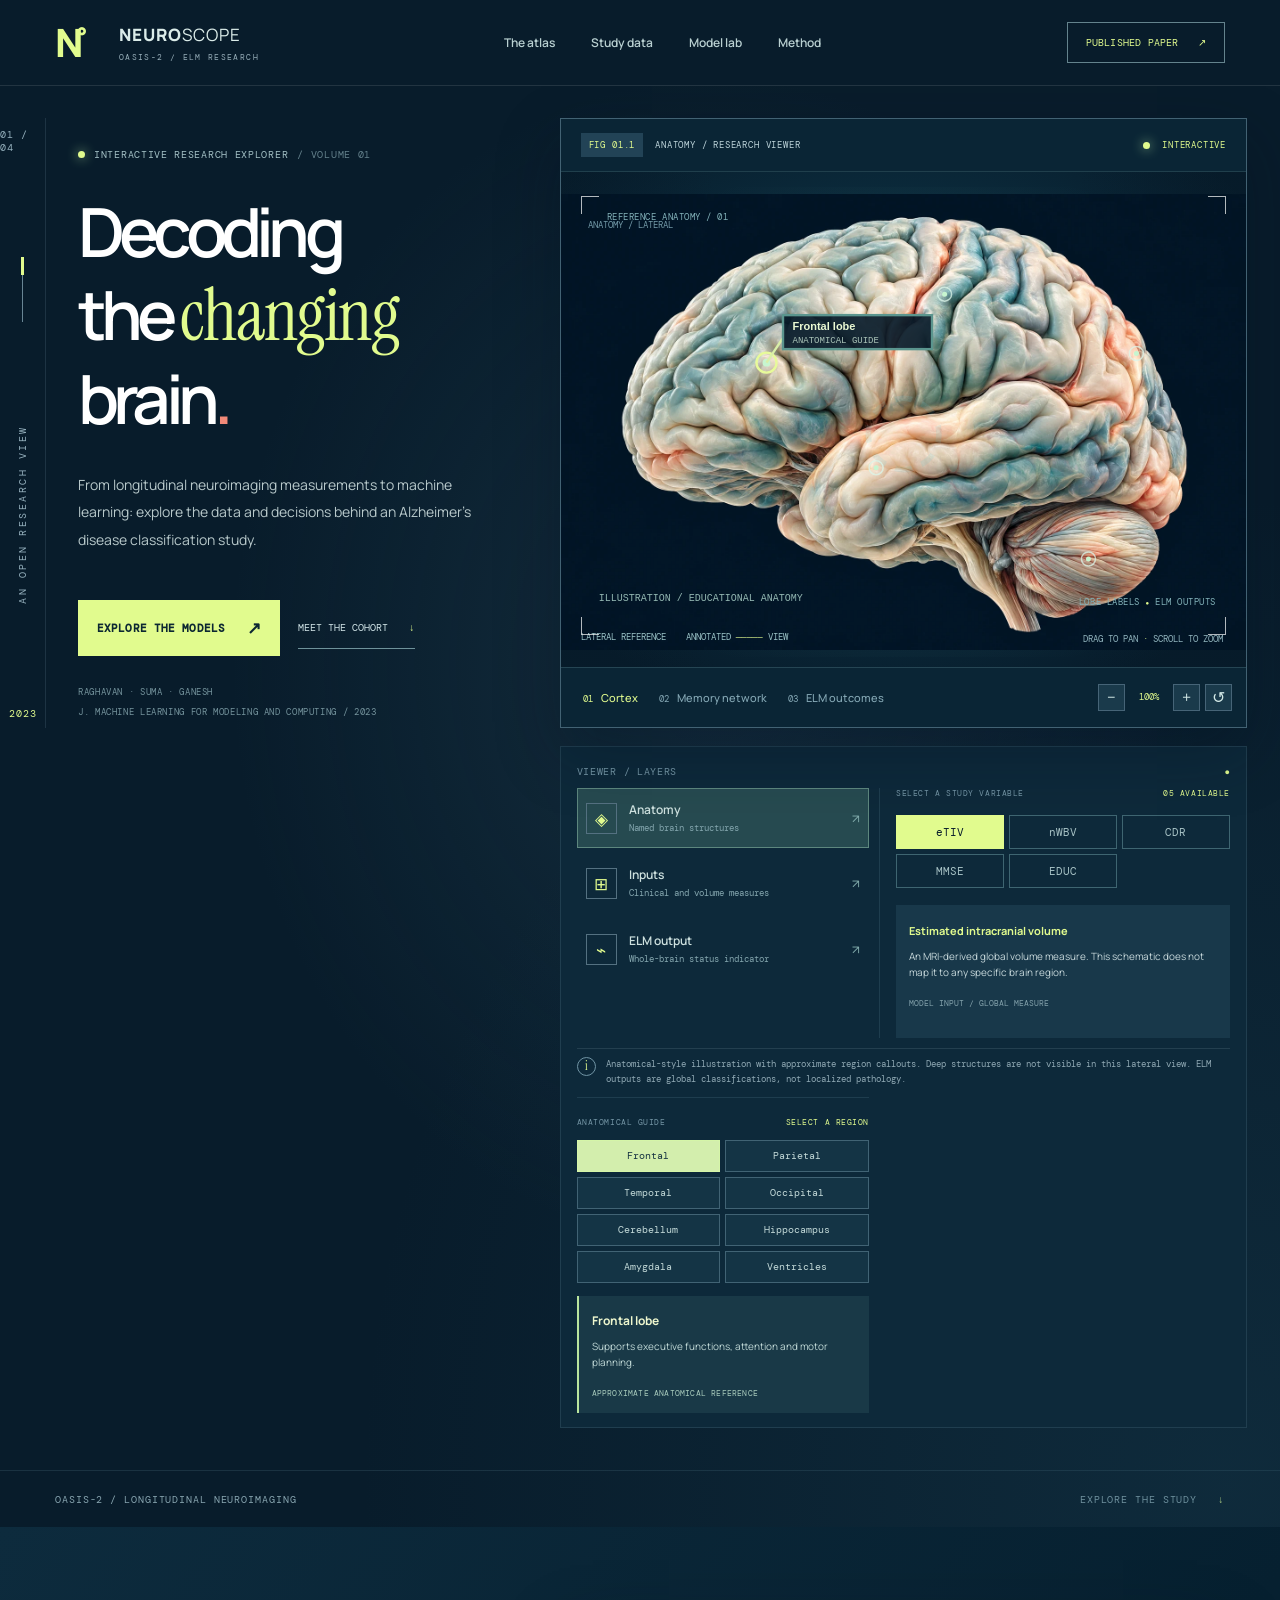
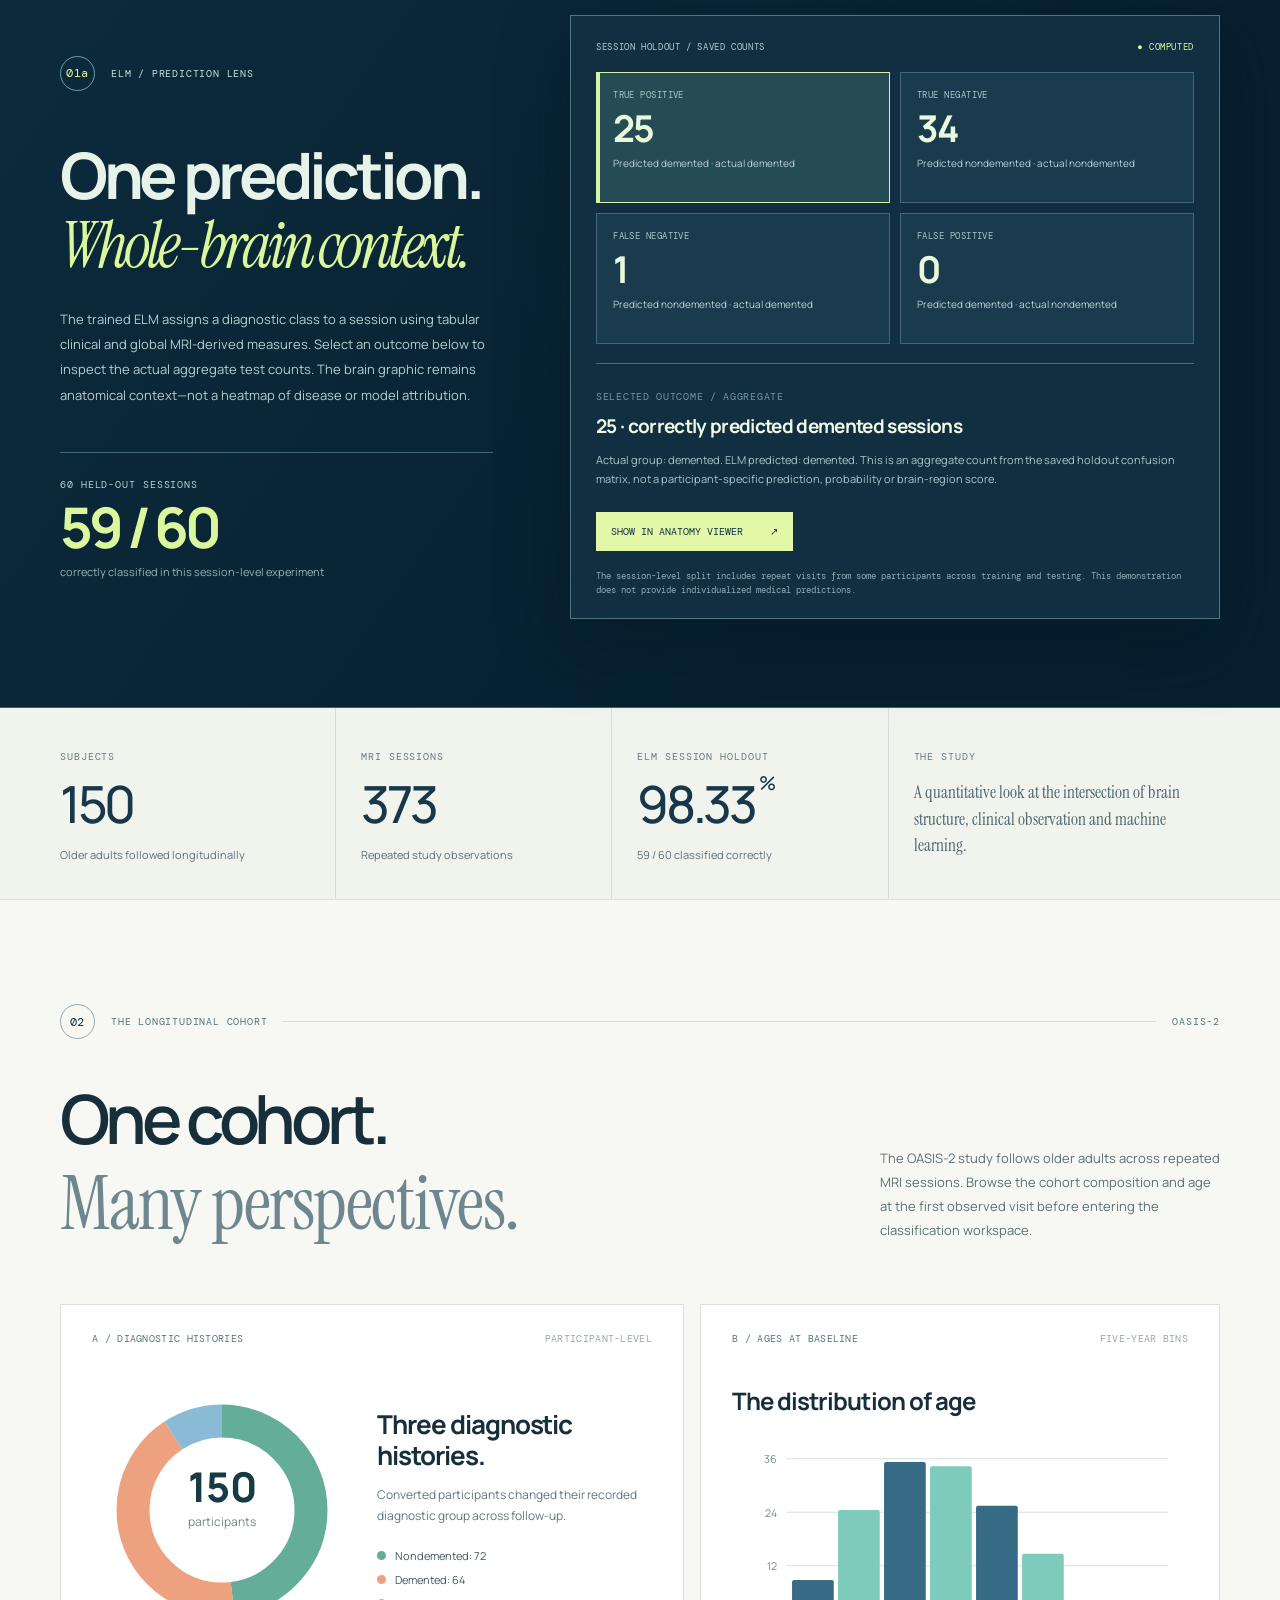
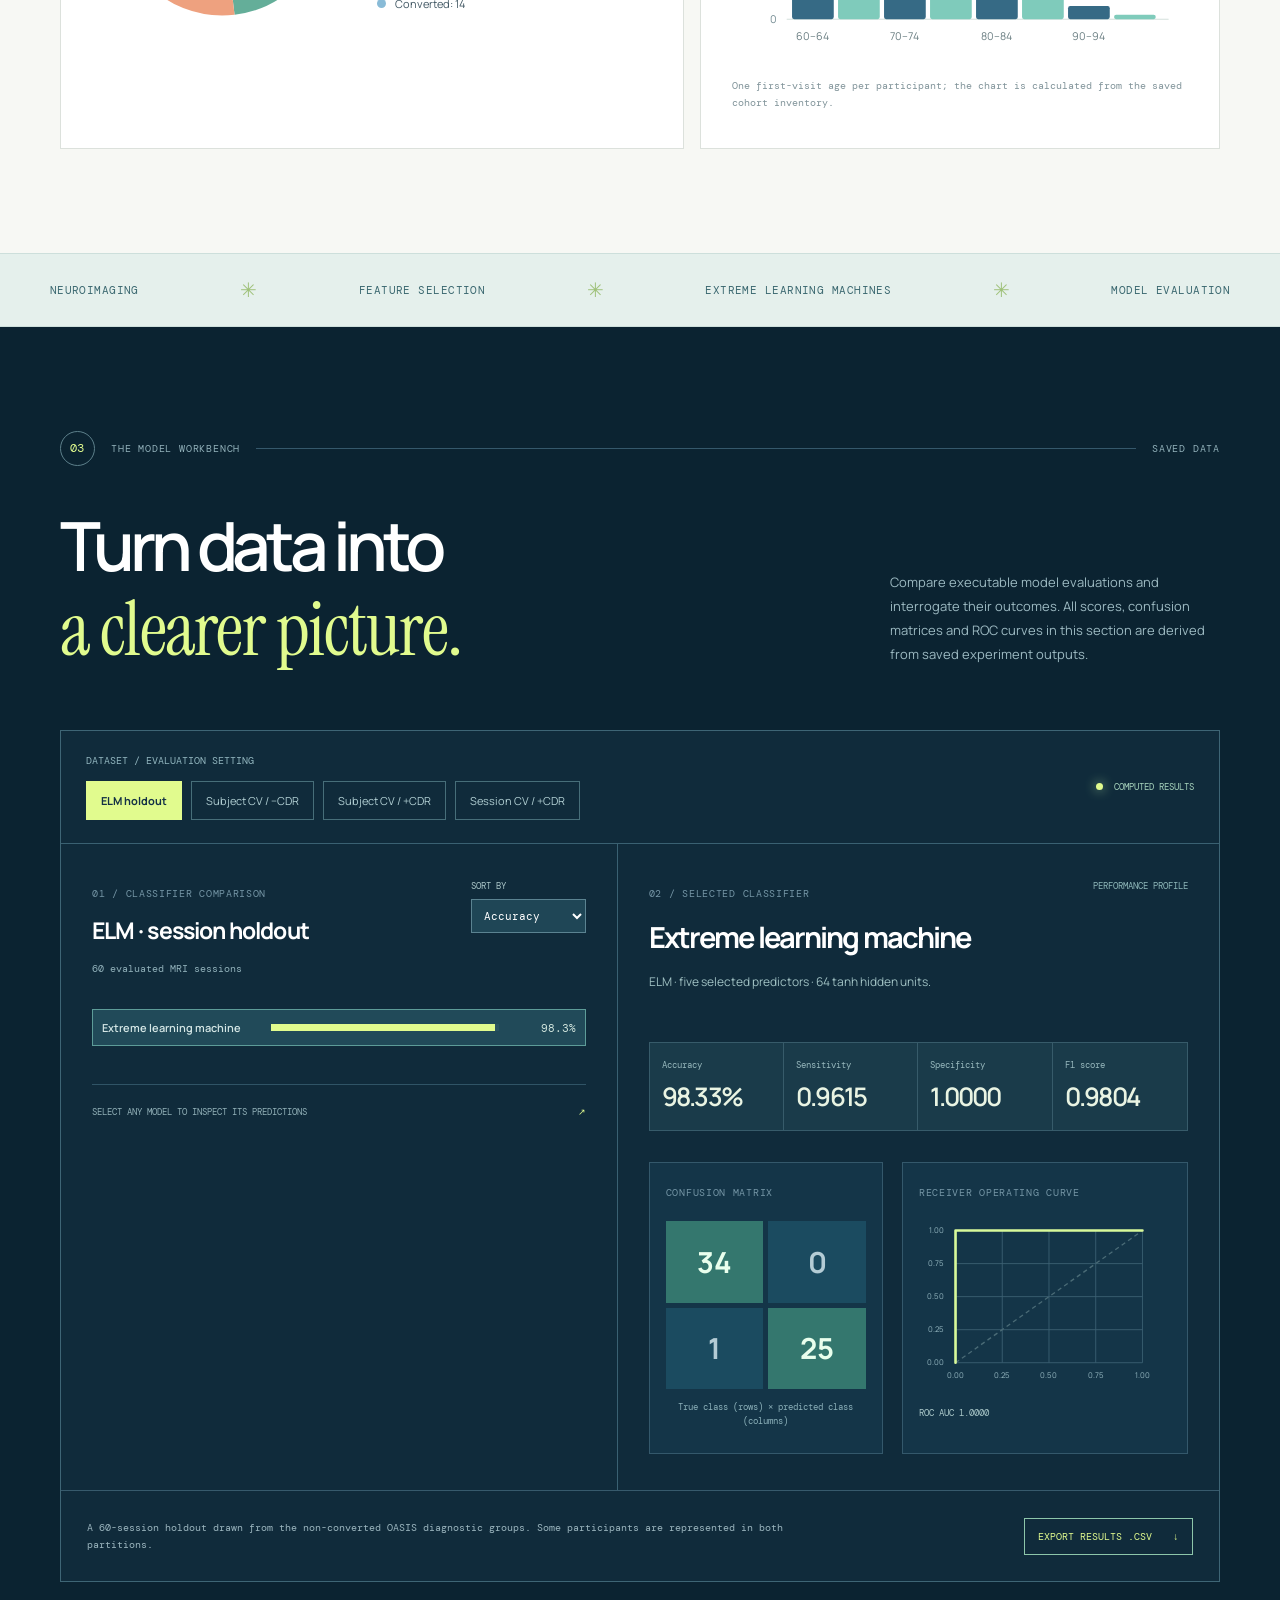
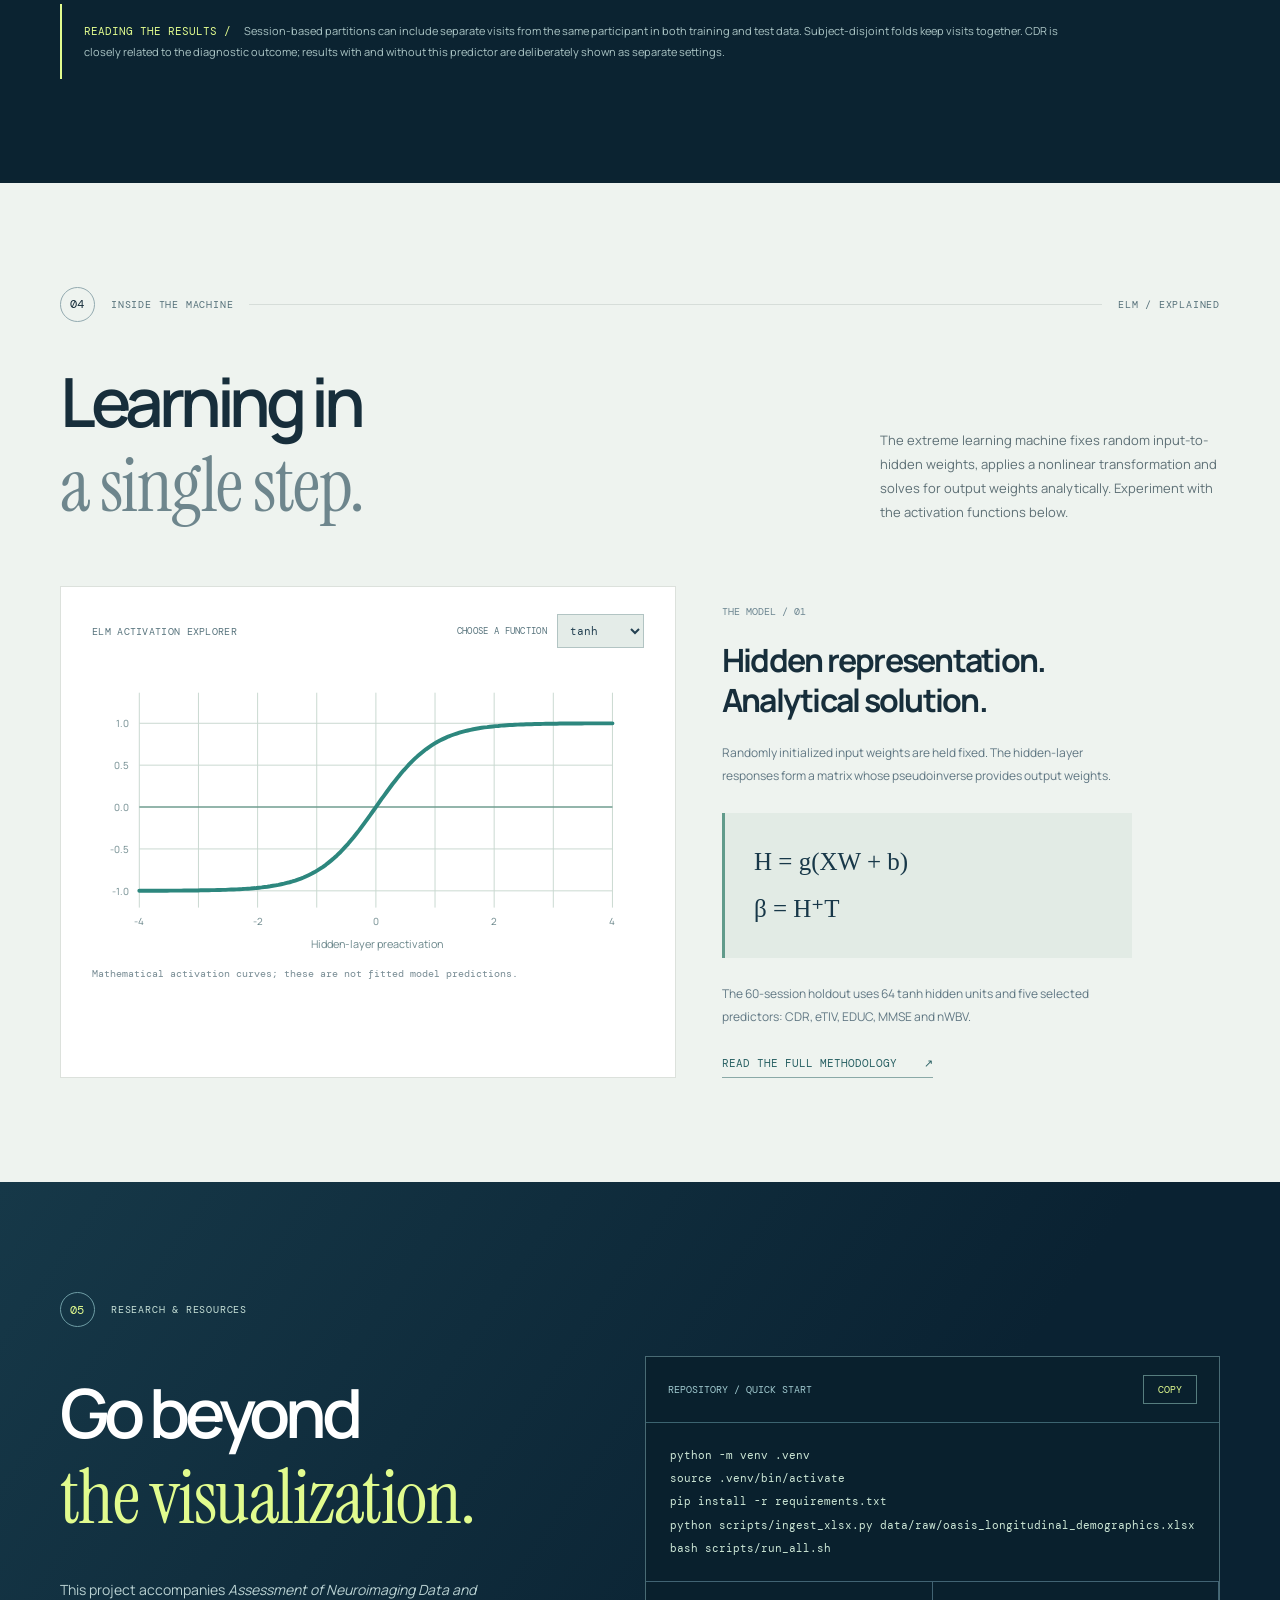
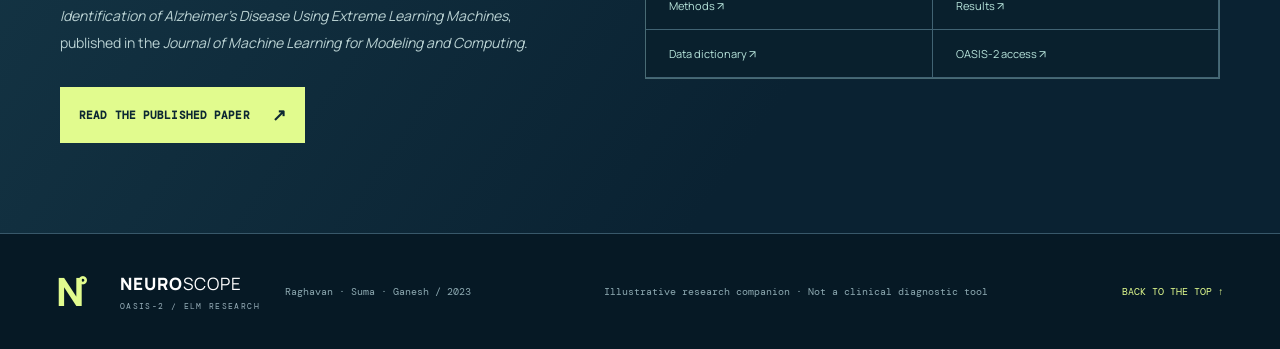
<file: docs/index.html>
<!doctype html>
<html lang="en">
<head>
<meta charset="utf-8"><meta name="viewport" content="width=device-width,initial-scale=1">
<meta name="theme-color" content="#081c2b">
<meta name="description" content="An interactive research companion to the OASIS-2 longitudinal study of Alzheimer's disease classification with extreme learning machines.">
<meta property="og:title" content="NeuroScope | Alzheimer's Disease × Extreme Learning Machines">
<meta property="og:description" content="Explore a brain-inspired research visualization, longitudinal cohort and interactive diagnostic model results.">
<meta property="og:image" content="assets/site-preview.webp">
<title>NeuroScope — Alzheimer's Disease & Extreme Learning Machines</title>
<link rel="icon" type="image/svg+xml" href="assets/favicon.svg">
<link rel="stylesheet" href="assets/site.css">
</head>
<body>
<div class="reading-line" id="scroll-progress" aria-hidden="true"></div>
<header class="topbar" id="top">
 <a class="brand" href="#top" aria-label="NeuroScope home"><span class="brand-glyph" aria-hidden="true">N<span>°</span></span><span class="brand-caption">NEURO<span>SCOPE</span><small>OASIS-2 / ELM RESEARCH</small></span></a>
 <nav aria-label="Main navigation"><a href="#atlas">The atlas</a><a href="#cohort">Study data</a><a href="#explore">Model lab</a><a href="#method">Method</a></nav>
 <a class="nav-paper" href="https://doi.org/10.1615/JMachLearnModelComput.2023048413" target="_blank" rel="noopener noreferrer">PUBLISHED PAPER <span aria-hidden="true">↗</span></a>
</header>
<main>
<section class="atlas-hero" id="atlas" aria-labelledby="hero-title">
 <div class="hero-wash" aria-hidden="true"></div>
 <div class="atlas-shell">
  <aside class="atlas-index" aria-hidden="true"><span>01 / 04</span><div class="index-track"><i></i></div><span class="vertical-word">AN OPEN RESEARCH VIEW</span><span class="index-year">2023</span></aside>
  <div class="hero-intro">
   <div class="pretitle"><span class="live-indicator"></span> INTERACTIVE RESEARCH EXPLORER <span class="pretitle-end">/ VOLUME 01</span></div>
   <h1 id="hero-title">Decoding<br>the <em>changing</em><br>brain<span class="title-dot">.</span></h1>
   <p>From longitudinal neuroimaging measurements to machine learning: explore the data and decisions behind an Alzheimer's disease classification study.</p>
   <div class="hero-ctas"><a class="accent-button" href="#explore">EXPLORE THE MODELS <span aria-hidden="true">↗</span></a><a class="ghost-button" href="#cohort">MEET THE COHORT <span aria-hidden="true">↓</span></a></div>
   <div class="hero-dateline"><span>RAGHAVAN · SUMA · GANESH</span><span>J. MACHINE LEARNING FOR MODELING AND COMPUTING / 2023</span></div>
  </div>
  <div class="atlas-interface" aria-label="Interactive illustrative brain model">
   <div class="atlas-panel-top"><div><span class="label-number">FIG 01.1</span><span>ANATOMY / RESEARCH VIEWER</span></div><div class="viewport-status"><i></i> INTERACTIVE</div></div>
   <div class="viewer-main">
    <div class="viewer-corner tl" aria-hidden="true"></div><div class="viewer-corner tr" aria-hidden="true"></div><div class="viewer-corner bl" aria-hidden="true"></div><div class="viewer-corner br" aria-hidden="true"></div>
    <div class="viewer-axis left-axis" aria-hidden="true">ANATOMY / LATERAL</div>
    <div class="brain-stage" id="brain-stage">
     <img class="brain-anatomy-image" id="brain-anatomy-image" src="assets/brain-lateral.webp" alt="Anatomical-style illustration showing the lateral surface of the human brain, cortical folds, and cerebellum. The annotations are educational approximations." draggable="false" loading="eager">
     <div class="orbit-label orbit-label-a">REFERENCE ANATOMY / 01</div>
     <div class="orbit-label orbit-label-b">LOBE LABELS <span class="orb-dot">●</span> ELM OUTPUTS</div>
     <canvas id="brain-canvas" width="1050" height="770" aria-label="Interactive anatomical reference; select labeled structures to read descriptions, or switch to model outputs. Drag to pan and scroll to zoom. This is not a patient MRI scan." role="img">Anatomical-style brain reference with educational labels. Model outcomes appear in the adjacent panels.</canvas>
     <div class="brain-loading" id="brain-loading" aria-hidden="true">◌</div>
    </div>
    <div class="viewport-marks" aria-hidden="true"><span>LATERAL REFERENCE</span><span>ANNOTATED <b>─────</b> VIEW</span></div>
    <div class="viewer-instructions">DRAG TO PAN <span>·</span> SCROLL TO ZOOM</div>
   </div>
   <div class="atlas-viewbar"><div class="orientation-buttons" role="group" aria-label="Anatomy and outcome layers"><button type="button" class="active" data-view="cortex" aria-pressed="true">01 <b>Cortex</b></button><button type="button" data-view="memory" aria-pressed="false">02 <b>Memory network</b></button><button type="button" data-view="outputs" aria-pressed="false">03 <b>ELM outcomes</b></button></div><div class="zoom-controls"><button type="button" id="zoom-out" aria-label="Zoom out">−</button><span id="zoom-label">100%</span><button type="button" id="zoom-in" aria-label="Zoom in">+</button><button type="button" id="reset-view" aria-label="Reset viewer">↺</button></div></div>
  </div>
  <aside class="atlas-context"><div class="atlas-context-heading"><span class="micro-heading">VIEWER / LAYERS</span><span class="layer-light">●</span></div>
    <div class="layer-buttons" role="group" aria-label="Visualization layer"><button type="button" data-layer="structure" class="on" aria-pressed="true"><span class="layer-symbol">◈</span><span>Anatomy<small>Named brain structures</small></span><span class="layer-chevron">↗</span></button><button type="button" data-layer="features" aria-pressed="false"><span class="layer-symbol">⊞</span><span>Inputs<small>Clinical and volume measures</small></span><span class="layer-chevron">↗</span></button><button type="button" data-layer="network" aria-pressed="false"><span class="layer-symbol">⌁</span><span>ELM output<small>Whole-brain status indicator</small></span><span class="layer-chevron">↗</span></button></div>
    <div class="region-module"><div class="micro-heading">ANATOMICAL GUIDE <span>SELECT A REGION</span></div><div class="region-picks" role="group" aria-label="Brain structures"><button type="button" data-region="frontal" class="chosen" aria-pressed="true">Frontal</button><button type="button" data-region="parietal" aria-pressed="false">Parietal</button><button type="button" data-region="temporal" aria-pressed="false">Temporal</button><button type="button" data-region="occipital" aria-pressed="false">Occipital</button><button type="button" data-region="cerebellum" aria-pressed="false">Cerebellum</button><button type="button" data-region="hippocampus" aria-pressed="false">Hippocampus</button><button type="button" data-region="amygdala" aria-pressed="false">Amygdala</button><button type="button" data-region="ventricles" aria-pressed="false">Ventricles</button></div><div id="region-description" class="region-description" aria-live="polite"><strong>Frontal lobe</strong><p>Supports executive functions, attention and motor planning.</p><small>APPROXIMATE ANATOMICAL REFERENCE</small></div></div>
    <div class="feature-module"><div class="micro-heading">SELECT A STUDY VARIABLE <span>05 AVAILABLE</span></div><div class="feature-picks" role="group" aria-label="Study variables"><button data-feature="eTIV" type="button" class="chosen" aria-pressed="true">eTIV</button><button data-feature="nWBV" type="button" aria-pressed="false">nWBV</button><button data-feature="CDR" type="button" aria-pressed="false">CDR</button><button data-feature="MMSE" type="button" aria-pressed="false">MMSE</button><button data-feature="EDUC" type="button" aria-pressed="false">EDUC</button></div><div id="feature-description" class="feature-description"><strong>Estimated intracranial volume</strong><p>An MRI-derived global volume measure. This schematic does not map it to any specific brain region.</p><span>MODEL INPUT / GLOBAL MEASURE</span></div></div>
    <div class="atlas-note"><span class="note-icon">i</span><p>Anatomical-style illustration with approximate region callouts. Deep structures are not visible in this lateral view. ELM outputs are global classifications, not localized pathology.</p></div>
  </aside>
 </div>
 <div class="hero-bottom"><span>OASIS-2 / LONGITUDINAL NEUROIMAGING</span><span>EXPLORE THE STUDY <b>↓</b></span></div>
</section>
<section class="outcome-band" id="outcomes" aria-labelledby="outcome-title">
 <div class="container outcome-layout">
  <div class="outcome-intro"><div class="section-kicker light-kicker"><span class="section-num">01a</span><span>ELM / PREDICTION LENS</span></div><h2 id="outcome-title">One prediction.<br><em>Whole-brain context.</em></h2><p>The trained ELM assigns a diagnostic class to a session using tabular clinical and global MRI-derived measures. Select an outcome below to inspect the actual aggregate test counts. The brain graphic remains anatomical context—not a heatmap of disease or model attribution.</p><div class="outcome-summary"><span>60 HELD-OUT SESSIONS</span><strong id="outcome-total">59 / 60</strong><small>correctly classified in this session-level experiment</small></div></div>
  <div class="outcome-console"><div class="console-eyebrow"><span>SESSION HOLDOUT / SAVED COUNTS</span><span class="console-led">● COMPUTED</span></div><div class="outcome-choices" role="group" aria-label="Prediction outcome category"><button data-outcome="tp" type="button" class="active" aria-pressed="true"><span>TRUE POSITIVE</span><strong id="outcome-count-tp">25</strong><small>Predicted demented · actual demented</small></button><button data-outcome="tn" type="button" aria-pressed="false"><span>TRUE NEGATIVE</span><strong id="outcome-count-tn">34</strong><small>Predicted nondemented · actual nondemented</small></button><button data-outcome="fn" type="button" aria-pressed="false"><span>FALSE NEGATIVE</span><strong id="outcome-count-fn">1</strong><small>Predicted nondemented · actual demented</small></button><button data-outcome="fp" type="button" aria-pressed="false"><span>FALSE POSITIVE</span><strong id="outcome-count-fp">0</strong><small>Predicted demented · actual nondemented</small></button></div><div class="outcome-explanation"><span class="micro-heading">SELECTED OUTCOME / AGGREGATE</span><h3 id="outcome-headline">25 correctly predicted demented sessions</h3><p id="outcome-copy">These are 25 true-positive predictions in the holdout set. They are session counts, not anatomical findings or individual prediction probabilities.</p><button type="button" id="show-outcome-on-brain">SHOW IN ANATOMY VIEWER <span aria-hidden="true">↗</span></button></div><p class="outcome-fineprint">The session-level split includes repeat visits from some participants across training and testing. This demonstration does not provide individualized medical predictions.</p></div>
 </div>
</section>
<section class="statline" aria-label="Study highlights"><div><span>SUBJECTS</span><strong id="n-subjects">150</strong><small>Older adults followed longitudinally</small></div><div><span>MRI SESSIONS</span><strong id="n-sessions">373</strong><small>Repeated study observations</small></div><div><span>ELM SESSION HOLDOUT</span><strong>98.33<sup>%</sup></strong><small>59 / 60 classified correctly</small></div><div class="statline-aside"><span class="micro-heading">THE STUDY</span><p>A quantitative look at the intersection of brain structure, clinical observation and machine learning.</p></div></section>
<section id="cohort" class="section cohort-section"><div class="container">
 <div class="section-kicker"><span class="section-num">02</span><span>THE LONGITUDINAL COHORT</span><span class="rule"></span><span>OASIS-2</span></div>
 <div class="section-heading split-heading"><h2>One cohort.<br><em>Many perspectives.</em></h2><p>The OASIS-2 study follows older adults across repeated MRI sessions. Browse the cohort composition and age at the first observed visit before entering the classification workspace.</p></div>
 <div class="cohort-deck"><div class="cohort-card"><div class="card-overline">A / DIAGNOSTIC HISTORIES <span>PARTICIPANT-LEVEL</span></div><div class="cohort-card-content"><svg id="cohort-ring" viewBox="0 0 260 260" role="img" aria-label="Interactive cohort category donut chart"></svg><div class="cohort-copy"><h3>Three diagnostic<br>histories.</h3><p>Converted participants changed their recorded diagnostic group across follow-up.</p><div class="legend" id="cohort-legend"></div></div></div></div><div class="age-card"><div class="card-overline">B / AGES AT BASELINE <span>FIVE-YEAR BINS</span></div><h3>The distribution of age</h3><svg id="age-histogram" viewBox="0 0 410 215" role="img" aria-label="Histogram of age at the first observed visit"></svg><p class="card-foot">One first-visit age per participant; the chart is calculated from the saved cohort inventory.</p></div></div>
 </div></section>
<section class="interstitial"><div class="interstitial-inner"><span>NEUROIMAGING</span><span class="interstitial-pip">✳</span><span>FEATURE SELECTION</span><span class="interstitial-pip">✳</span><span>EXTREME LEARNING MACHINES</span><span class="interstitial-pip">✳</span><span>MODEL EVALUATION</span></div></section>
<section class="section model-section" id="explore"><div class="container">
 <div class="section-kicker inverted"><span class="section-num">03</span><span>THE MODEL WORKBENCH</span><span class="rule"></span><span>SAVED DATA</span></div>
 <div class="section-heading model-heading"><h2>Turn data into<br><em>a clearer picture.</em></h2><p>Compare executable model evaluations and interrogate their outcomes. All scores, confusion matrices and ROC curves in this section are derived from saved experiment outputs.</p></div>
 <div class="workspace"><div class="workbar"><div><span class="workbar-label">DATASET / EVALUATION SETTING</span><div class="protocol-choices" role="group" aria-label="Evaluation setting"><button type="button" data-protocol="session_holdout" class="selected" aria-pressed="true">ELM holdout</button><button type="button" data-protocol="group_subject_no_cdr" aria-pressed="false">Subject CV / −CDR</button><button type="button" data-protocol="group_subject_with_cdr" aria-pressed="false">Subject CV / +CDR</button><button type="button" data-protocol="group_session_with_cdr" aria-pressed="false">Session CV / +CDR</button></div></div><span class="workbar-status"><i></i> COMPUTED RESULTS</span></div>
 <div class="workspace-body"><section class="leaderboard"><div class="panel-header"><div><span class="micro-heading">01 / CLASSIFIER COMPARISON</span><h3 id="comparison-title">ELM · session holdout</h3></div><label class="metric-selector">SORT BY <select id="metric-select"><option value="accuracy">Accuracy</option><option value="sensitivity">Sensitivity</option><option value="specificity">Specificity</option><option value="f1">F1 score</option><option value="auc">ROC AUC</option></select></label></div><span class="record-count" id="sample-context">60 evaluated MRI sessions</span><div id="model-bars" class="bar-chart" role="group" aria-label="Interactive classifier scores"></div><div class="bar-footnote">SELECT ANY MODEL TO INSPECT ITS PREDICTIONS <span>↗</span></div></section>
 <section class="diagnostics"><div class="detail-top"><span class="micro-heading">02 / SELECTED CLASSIFIER</span><div class="model-tag">PERFORMANCE PROFILE</div><h3 id="model-name">Extreme learning machine</h3><p id="model-description"></p></div><div class="detail-metrics"><div><span>Accuracy</span><strong id="detail-accuracy">—</strong></div><div><span>Sensitivity</span><strong id="detail-sensitivity">—</strong></div><div><span>Specificity</span><strong id="detail-specificity">—</strong></div><div><span>F1 score</span><strong id="detail-f1">—</strong></div></div><div class="diagnostic-charts"><div class="cm-wrap"><span class="micro-heading">CONFUSION MATRIX</span><div class="matrix" id="confusion-matrix"></div><p>True class (rows) × predicted class (columns)</p></div><div class="roc-wrap"><span class="micro-heading">RECEIVER OPERATING CURVE</span><svg id="roc-curve" viewBox="0 0 290 222" role="img" aria-label="ROC curve for selected classifier"></svg><span id="roc-caption">Area under the curve</span></div></div></section></div>
 <div class="work-footer"><p id="protocol-note">Session holdout: 60 test sessions from 336 non-converted group-labeled sessions.</p><button id="download-metrics" type="button">EXPORT RESULTS .CSV <span>↓</span></button></div></div>
 <div class="method-warning"><span>READING THE RESULTS /</span> Session-based partitions can include separate visits from the same participant in both training and test data. Subject-disjoint folds keep visits together. CDR is closely related to the diagnostic outcome; results with and without this predictor are deliberately shown as separate settings.</div>
 </div></section>
<section id="method" class="section method-section"><div class="container"><div class="section-kicker"><span class="section-num">04</span><span>INSIDE THE MACHINE</span><span class="rule"></span><span>ELM / EXPLAINED</span></div><div class="section-heading split-heading"><h2>Learning in<br><em>a single step.</em></h2><p>The extreme learning machine fixes random input-to-hidden weights, applies a nonlinear transformation and solves for output weights analytically. Experiment with the activation functions below.</p></div>
<div class="method-grid"><div class="activation-card"><div class="card-overline">ELM ACTIVATION EXPLORER <label>CHOOSE A FUNCTION <select id="activation-select"><option value="tanh">tanh</option><option value="sigmoid">sigmoid</option><option value="relu">ReLU</option></select></label></div><svg id="activation-plot" viewBox="0 0 560 285" role="img" aria-label="Interactive plot of an ELM hidden-layer activation function"></svg><div class="chart-note">Mathematical activation curves; these are not fitted model predictions.</div></div><div class="method-copy"><div class="math-label">THE MODEL / 01</div><h3>Hidden representation.<br>Analytical solution.</h3><p>Randomly initialized input weights are held fixed. The hidden-layer responses form a matrix whose pseudoinverse provides output weights.</p><div class="math-equation">H = g(XW + b)<span>β = H⁺T</span></div><p>The 60-session holdout uses 64 tanh hidden units and five selected predictors: CDR, eTIV, EDUC, MMSE and nWBV.</p><a href="METHODS.md">READ THE FULL METHODOLOGY <span>↗</span></a></div></div>
</div></section>
<section class="publication" id="paper"><div class="container publication-grid"><div><div class="section-kicker light-kicker"><span class="section-num">05</span><span>RESEARCH & RESOURCES</span></div><h2>Go beyond<br><em>the visualization.</em></h2><p>This project accompanies <i>Assessment of Neuroimaging Data and Identification of Alzheimer's Disease Using Extreme Learning Machines</i>, published in the <i>Journal of Machine Learning for Modeling and Computing</i>.</p><a class="accent-button" href="https://doi.org/10.1615/JMachLearnModelComput.2023048413" target="_blank" rel="noopener noreferrer">READ THE PUBLISHED PAPER <span>↗</span></a></div><div class="repo-card"><div class="repo-card-head">REPOSITORY / QUICK START <button type="button" id="copy-code">COPY</button></div><pre id="install-code">python -m venv .venv
source .venv/bin/activate
pip install -r requirements.txt
python scripts/ingest_xlsx.py data/raw/oasis_longitudinal_demographics.xlsx
bash scripts/run_all.sh</pre><div class="repo-links"><a href="METHODS.md">Methods ↗</a><a href="RESULTS.md">Results ↗</a><a href="DATA_DICTIONARY.md">Data dictionary ↗</a><a href="https://sites.wustl.edu/oasisbrains/request-access/" target="_blank" rel="noopener noreferrer">OASIS-2 access ↗</a></div></div></div></section>
</main><footer class="footer"><div><a class="brand" href="#top"><span class="brand-glyph">N<span>°</span></span><span class="brand-caption">NEURO<span>SCOPE</span><small>OASIS-2 / ELM RESEARCH</small></span></a><p>Raghavan · Suma · Ganesh / 2023</p></div><span>Illustrative research companion · Not a clinical diagnostic tool</span><a href="#top">BACK TO THE TOP ↑</a></footer>
<script type="application/json" id="project-data">{"cohort":{"sessions":373,"subjects":150,"groups":{"Converted":14,"Demented":64,"Nondemented":72},"ages":[{"age":"60–64","count":9},{"age":"65–69","count":25},{"age":"70–74","count":36},{"age":"75–79","count":35},{"age":"80–84","count":26},{"age":"85–89","count":15},{"age":"90–94","count":3},{"age":"95–99","count":1}]},"experiments":{"group_subject_no_cdr":[{"model":"Dummy","n":336,"accuracy":0.5654761904761905,"sensitivity":0.0,"specificity":1.0,"f1":0.0,"auc":0.494718817591925,"tn":190,"fp":0,"fn":146,"tp":0,"roc":[[0.0,0.0],[0.205263,0.19863],[0.405263,0.39726],[0.610526,0.60274],[1.0,1.0]]},{"model":"LR","n":336,"accuracy":0.8452380952380952,"sensitivity":0.8013698630136986,"specificity":0.8789473684210526,"f1":0.8181818181818182,"auc":0.9219178082191781,"tn":167,"fp":23,"fn":29,"tp":117,"roc":[[0.0,0.0],[0.0,0.006849],[0.0,0.445205],[0.005263,0.445205],[0.005263,0.465753],[0.010526,0.465753],[0.010526,0.527397],[0.015789,0.527397],[0.015789,0.534247],[0.021053,0.534247],[0.021053,0.582192],[0.026316,0.582192],[0.026316,0.59589],[0.031579,0.59589],[0.031579,0.609589],[0.042105,0.609589],[0.042105,0.623288],[0.047368,0.623288],[0.047368,0.643836],[0.052632,0.643836],[0.052632,0.664384],[0.068421,0.664384],[0.068421,0.671233],[0.073684,0.671233],[0.073684,0.678082],[0.084211,0.678082],[0.084211,0.705479],[0.089474,0.705479],[0.089474,0.753425],[0.1,0.753425],[0.1,0.760274],[0.105263,0.760274],[0.105263,0.767123],[0.110526,0.767123],[0.110526,0.794521],[0.121053,0.794521],[0.121053,0.808219],[0.136842,0.808219],[0.136842,0.821918],[0.152632,0.821918],[0.152632,0.828767],[0.168421,0.828767],[0.168421,0.849315],[0.173684,0.849315],[0.173684,0.856164],[0.178947,0.856164],[0.178947,0.863014],[0.184211,0.863014],[0.184211,0.869863],[0.189474,0.869863],[0.189474,0.883562],[0.205263,0.883562],[0.205263,0.890411],[0.215789,0.890411],[0.215789,0.89726],[0.257895,0.89726],[0.257895,0.90411],[0.278947,0.90411],[0.278947,0.910959],[0.284211,0.910959],[0.284211,0.917808],[0.305263,0.917808],[0.305263,0.924658],[0.336842,0.924658],[0.336842,0.945205],[0.347368,0.945205],[0.347368,0.958904],[0.5,0.958904],[0.5,0.965753],[0.521053,0.965753],[0.521053,0.972603],[0.563158,0.972603],[0.563158,0.979452],[0.647368,0.979452],[0.647368,0.993151],[0.652632,0.993151],[0.652632,1.0],[1.0,1.0]]},{"model":"kNN","n":336,"accuracy":0.7380952380952381,"sensitivity":0.6232876712328768,"specificity":0.8263157894736842,"f1":0.674074074074074,"auc":0.8144917087238644,"tn":157,"fp":33,"fn":55,"tp":91,"roc":[[0.0,0.0],[0.005263,0.226027],[0.005263,0.363014],[0.021053,0.452055],[0.173684,0.623288],[0.315789,0.767123],[0.505263,0.856164],[0.715789,0.972603],[1.0,1.0]]},{"model":"NB","n":336,"accuracy":0.8214285714285714,"sensitivity":0.6986301369863014,"specificity":0.9157894736842105,"f1":0.7727272727272727,"auc":0.9000360490266763,"tn":174,"fp":16,"fn":44,"tp":102,"roc":[[0.0,0.0],[0.0,0.246575],[0.0,0.260274],[0.0,0.493151],[0.005263,0.493151],[0.005263,0.541096],[0.010526,0.541096],[0.010526,0.561644],[0.015789,0.561644],[0.015789,0.575342],[0.021053,0.575342],[0.021053,0.60274],[0.026316,0.60274],[0.026316,0.609589],[0.031579,0.609589],[0.031579,0.623288],[0.036842,0.623288],[0.036842,0.650685],[0.042105,0.650685],[0.042105,0.664384],[0.057895,0.664384],[0.057895,0.671233],[0.063158,0.671233],[0.063158,0.69863],[0.084211,0.69863],[0.084211,0.705479],[0.089474,0.705479],[0.089474,0.732877],[0.110526,0.732877],[0.110526,0.739726],[0.121053,0.739726],[0.121053,0.746575],[0.131579,0.746575],[0.131579,0.760274],[0.142105,0.760274],[0.142105,0.773973],[0.147368,0.773973],[0.147368,0.787671],[0.168421,0.787671],[0.168421,0.815068],[0.189474,0.815068],[0.189474,0.828767],[0.215789,0.828767],[0.215789,0.849315],[0.221053,0.849315],[0.221053,0.856164],[0.236842,0.856164],[0.236842,0.863014],[0.242105,0.863014],[0.242105,0.869863],[0.247368,0.869863],[0.247368,0.876712],[0.268421,0.876712],[0.268421,0.883562],[0.278947,0.883562],[0.278947,0.89726],[0.321053,0.89726],[0.321053,0.90411],[0.426316,0.90411],[0.426316,0.910959],[0.452632,0.910959],[0.452632,0.917808],[0.510526,0.917808],[0.510526,0.924658],[0.521053,0.924658],[0.521053,0.945205],[0.531579,0.945205],[0.531579,0.952055],[0.542105,0.952055],[0.542105,0.958904],[0.652632,0.958904],[0.652632,0.965753],[0.673684,0.965753],[0.673684,0.972603],[0.705263,0.972603],[0.705263,0.979452],[0.789474,0.979452],[0.789474,0.986301],[0.794737,0.986301],[0.794737,0.993151],[0.826316,0.993151],[0.826316,1.0],[1.0,1.0]]},{"model":"SVM","n":336,"accuracy":0.8005952380952381,"sensitivity":0.6506849315068494,"specificity":0.9157894736842105,"f1":0.7392996108949417,"auc":0.8714852198990627,"tn":174,"fp":16,"fn":51,"tp":95,"roc":[[0.0,0.0],[0.0,0.006849],[0.0,0.383562],[0.005263,0.383562],[0.005263,0.410959],[0.010526,0.410959],[0.010526,0.458904],[0.015789,0.458904],[0.015789,0.520548],[0.031579,0.520548],[0.031579,0.541096],[0.036842,0.541096],[0.036842,0.547945],[0.047368,0.547945],[0.047368,0.568493],[0.057895,0.568493],[0.057895,0.609589],[0.073684,0.609589],[0.073684,0.616438],[0.078947,0.616438],[0.078947,0.630137],[0.084211,0.630137],[0.084211,0.657534],[0.1,0.657534],[0.1,0.664384],[0.126316,0.664384],[0.126316,0.671233],[0.131579,0.671233],[0.131579,0.678082],[0.136842,0.678082],[0.136842,0.691781],[0.142105,0.691781],[0.142105,0.705479],[0.147368,0.719178],[0.152632,0.719178],[0.152632,0.739726],[0.168421,0.739726],[0.168421,0.746575],[0.173684,0.746575],[0.173684,0.760274],[0.178947,0.760274],[0.178947,0.767123],[0.189474,0.767123],[0.189474,0.773973],[0.2,0.773973],[0.2,0.780822],[0.210526,0.780822],[0.210526,0.787671],[0.236842,0.787671],[0.236842,0.794521],[0.247368,0.794521],[0.247368,0.80137],[0.263158,0.80137],[0.263158,0.815068],[0.278947,0.815068],[0.278947,0.821918],[0.284211,0.821918],[0.284211,0.849315],[0.305263,0.849315],[0.305263,0.863014],[0.347368,0.863014],[0.347368,0.869863],[0.363158,0.869863],[0.363158,0.876712],[0.373684,0.876712],[0.373684,0.883562],[0.394737,0.883562],[0.394737,0.890411],[0.4,0.890411],[0.4,0.89726],[0.415789,0.89726],[0.415789,0.90411],[0.442105,0.90411],[0.442105,0.924658],[0.552632,0.924658],[0.552632,0.938356],[0.568421,0.938356],[0.568421,0.945205],[0.584211,0.945205],[0.584211,0.952055],[0.657895,0.952055],[0.657895,0.958904],[0.7,0.958904],[0.7,0.965753],[0.726316,0.965753],[0.726316,0.972603],[0.747368,0.972603],[0.747368,0.979452],[0.752632,0.979452],[0.752632,0.986301],[0.921053,0.986301],[0.921053,0.993151],[0.957895,0.993151],[0.957895,1.0],[1.0,1.0]]},{"model":"DT","n":336,"accuracy":0.8125,"sensitivity":0.7397260273972602,"specificity":0.868421052631579,"f1":0.7741935483870968,"auc":0.7966113914924298,"tn":165,"fp":25,"fn":38,"tp":108,"roc":[[0.0,0.0],[0.073684,0.643836],[0.073684,0.657534],[0.084211,0.719178],[0.110526,0.726027],[0.131579,0.739726],[0.142105,0.739726],[0.189474,0.753425],[0.194737,0.753425],[0.263158,0.753425],[0.315789,0.760274],[0.342105,0.760274],[0.368421,0.767123],[0.394737,0.780822],[0.405263,0.780822],[0.431579,0.780822],[0.463158,0.787671],[0.526316,0.815068],[0.557895,0.821918],[0.631579,0.849315],[1.0,1.0]]},{"model":"RFC","n":336,"accuracy":0.8184523809523809,"sensitivity":0.7191780821917808,"specificity":0.8947368421052632,"f1":0.7749077490774908,"auc":0.8633561643835616,"tn":170,"fp":20,"fn":41,"tp":105,"roc":[[0.0,0.0],[0.0,0.006849],[0.0,0.054795],[0.0,0.068493],[0.0,0.164384],[0.0,0.178082],[0.0,0.212329],[0.0,0.226027],[0.005263,0.226027],[0.005263,0.445205],[0.010526,0.445205],[0.010526,0.452055],[0.015789,0.452055],[0.015789,0.458904],[0.021053,0.458904],[0.021053,0.5],[0.026316,0.506849],[0.026316,0.527397],[0.031579,0.527397],[0.031579,0.541096],[0.031579,0.554795],[0.031579,0.616438],[0.031579,0.630137],[0.031579,0.650685],[0.036842,0.650685],[0.036842,0.678082],[0.063158,0.678082],[0.063158,0.69863],[0.073684,0.69863],[0.073684,0.705479],[0.084211,0.705479],[0.084211,0.712329],[0.105263,0.712329],[0.105263,0.719178],[0.121053,0.719178],[0.121053,0.726027],[0.126316,0.726027],[0.126316,0.746575],[0.131579,0.746575],[0.131579,0.753425],[0.168421,0.753425],[0.168421,0.760274],[0.178947,0.760274],[0.178947,0.767123],[0.184211,0.767123],[0.184211,0.773973],[0.215789,0.773973],[0.215789,0.780822],[0.252632,0.780822],[0.252632,0.787671],[0.273684,0.787671],[0.273684,0.808219],[0.315789,0.808219],[0.315789,0.828767],[0.357895,0.828767],[0.357895,0.835616],[0.378947,0.835616],[0.378947,0.842466],[0.389474,0.842466],[0.389474,0.849315],[0.410526,0.849315],[0.410526,0.856164],[0.431579,0.856164],[0.431579,0.863014],[0.442105,0.863014],[0.442105,0.869863],[0.473684,0.869863],[0.473684,0.876712],[0.494737,0.876712],[0.494737,0.883562],[0.5,0.883562],[0.5,0.890411],[0.510526,0.890411],[0.510526,0.90411],[0.547368,0.90411],[0.547368,0.910959],[0.568421,0.910959],[0.568421,0.917808],[0.573684,0.917808],[0.573684,0.931507],[0.626316,0.931507],[0.626316,0.938356],[0.636842,0.938356],[0.636842,0.945205],[0.642105,0.945205],[0.642105,0.952055],[0.684211,0.952055],[0.684211,0.958904],[0.726316,0.958904],[0.726316,0.972603],[0.894737,0.972603],[0.894737,0.979452],[0.915789,0.979452],[0.915789,0.986301],[0.947368,0.986301],[0.947368,0.993151],[0.994737,0.993151],[0.994737,1.0],[1.0,1.0]]},{"model":"GB","n":336,"accuracy":0.8125,"sensitivity":0.7465753424657534,"specificity":0.8631578947368421,"f1":0.7758007117437722,"auc":0.8748377793799568,"tn":164,"fp":26,"fn":37,"tp":109,"roc":[[0.0,0.0],[0.0,0.006849],[0.0,0.109589],[0.005263,0.109589],[0.005263,0.246575],[0.005263,0.260274],[0.005263,0.445205],[0.005263,0.458904],[0.005263,0.527397],[0.010526,0.527397],[0.010526,0.568493],[0.015789,0.568493],[0.015789,0.582192],[0.021053,0.582192],[0.021053,0.589041],[0.026316,0.589041],[0.026316,0.60274],[0.031579,0.60274],[0.031579,0.609589],[0.036842,0.609589],[0.036842,0.630137],[0.047368,0.630137],[0.047368,0.636986],[0.052632,0.636986],[0.052632,0.657534],[0.057895,0.657534],[0.057895,0.664384],[0.078947,0.664384],[0.078947,0.678082],[0.089474,0.678082],[0.089474,0.691781],[0.094737,0.691781],[0.094737,0.69863],[0.105263,0.69863],[0.105263,0.712329],[0.126316,0.712329],[0.126316,0.726027],[0.131579,0.726027],[0.131579,0.732877],[0.136842,0.732877],[0.136842,0.746575],[0.142105,0.746575],[0.142105,0.753425],[0.147368,0.753425],[0.147368,0.760274],[0.184211,0.760274],[0.184211,0.767123],[0.2,0.767123],[0.2,0.773973],[0.215789,0.773973],[0.215789,0.780822],[0.231579,0.780822],[0.231579,0.794521],[0.236842,0.794521],[0.236842,0.80137],[0.252632,0.80137],[0.252632,0.821918],[0.263158,0.821918],[0.284211,0.821918],[0.284211,0.828767],[0.336842,0.828767],[0.336842,0.842466],[0.342105,0.842466],[0.342105,0.849315],[0.373684,0.849315],[0.373684,0.856164],[0.378947,0.856164],[0.378947,0.869863],[0.389474,0.869863],[0.389474,0.883562],[0.394737,0.883562],[0.394737,0.890411],[0.468421,0.890411],[0.468421,0.89726],[0.478947,0.89726],[0.478947,0.910959],[0.484211,0.910959],[0.484211,0.917808],[0.526316,0.917808],[0.526316,0.924658],[0.557895,0.924658],[0.557895,0.931507],[0.584211,0.931507],[0.584211,0.938356],[0.6,0.938356],[0.6,0.958904],[0.694737,0.958904],[0.694737,0.965753],[0.710526,0.965753],[0.710526,0.972603],[0.757895,0.972603],[0.757895,0.979452],[0.805263,0.979452],[0.805263,0.986301],[0.810526,0.986301],[0.810526,0.993151],[0.968421,0.993151],[0.968421,1.0],[1.0,1.0]]},{"model":"ELM","n":336,"accuracy":0.7470238095238095,"sensitivity":0.6643835616438356,"specificity":0.8105263157894737,"f1":0.6953405017921147,"auc":0.8200072098053354,"tn":154,"fp":36,"fn":49,"tp":97,"roc":[[0.0,0.0],[0.0,0.006849],[0.0,0.130137],[0.010526,0.130137],[0.010526,0.136986],[0.015789,0.136986],[0.015789,0.226027],[0.026316,0.226027],[0.026316,0.273973],[0.031579,0.273973],[0.031579,0.335616],[0.042105,0.335616],[0.042105,0.390411],[0.052632,0.390411],[0.052632,0.410959],[0.057895,0.410959],[0.057895,0.452055],[0.063158,0.452055],[0.063158,0.479452],[0.068421,0.479452],[0.068421,0.506849],[0.073684,0.506849],[0.073684,0.541096],[0.078947,0.541096],[0.078947,0.561644],[0.089474,0.561644],[0.089474,0.568493],[0.094737,0.568493],[0.094737,0.589041],[0.115789,0.589041],[0.115789,0.59589],[0.126316,0.59589],[0.126316,0.616438],[0.142105,0.616438],[0.142105,0.623288],[0.147368,0.623288],[0.147368,0.636986],[0.152632,0.636986],[0.152632,0.650685],[0.157895,0.650685],[0.157895,0.657534],[0.189474,0.657534],[0.189474,0.664384],[0.194737,0.664384],[0.194737,0.671233],[0.210526,0.671233],[0.210526,0.678082],[0.221053,0.678082],[0.221053,0.691781],[0.231579,0.691781],[0.231579,0.705479],[0.236842,0.705479],[0.236842,0.726027],[0.252632,0.726027],[0.252632,0.732877],[0.263158,0.732877],[0.263158,0.746575],[0.278947,0.746575],[0.278947,0.753425],[0.294737,0.753425],[0.294737,0.767123],[0.326316,0.767123],[0.326316,0.780822],[0.336842,0.780822],[0.336842,0.787671],[0.342105,0.787671],[0.342105,0.80137],[0.347368,0.80137],[0.347368,0.808219],[0.357895,0.808219],[0.357895,0.828767],[0.378947,0.828767],[0.378947,0.835616],[0.394737,0.835616],[0.394737,0.842466],[0.4,0.842466],[0.4,0.849315],[0.405263,0.849315],[0.405263,0.856164],[0.415789,0.856164],[0.415789,0.863014],[0.421053,0.863014],[0.421053,0.869863],[0.426316,0.869863],[0.426316,0.890411],[0.436842,0.890411],[0.436842,0.89726],[0.473684,0.89726],[0.473684,0.90411],[0.494737,0.90411],[0.494737,0.910959],[0.5,0.910959],[0.5,0.917808],[0.547368,0.917808],[0.547368,0.924658],[0.647368,0.924658],[0.647368,0.931507],[0.652632,0.931507],[0.652632,0.938356],[0.7,0.938356],[0.7,0.945205],[0.742105,0.945205],[0.742105,0.952055],[0.778947,0.952055],[0.778947,0.958904],[0.805263,0.958904],[0.805263,0.965753],[0.810526,0.965753],[0.810526,0.979452],[0.836842,0.979452],[0.836842,0.986301],[0.968421,0.986301],[0.968421,0.993151],[1.0,0.993151],[1.0,1.0]]}],"group_subject_with_cdr":[{"model":"Dummy","n":336,"accuracy":0.5654761904761905,"sensitivity":0.0,"specificity":1.0,"f1":0.0,"auc":0.494718817591925,"tn":190,"fp":0,"fn":146,"tp":0,"roc":[[0.0,0.0],[0.205263,0.19863],[0.405263,0.39726],[0.610526,0.60274],[1.0,1.0]]},{"model":"LR","n":336,"accuracy":0.9940476190476191,"sensitivity":1.0,"specificity":0.9894736842105263,"f1":0.9931972789115646,"auc":0.9962148521989906,"tn":188,"fp":2,"fn":0,"tp":146,"roc":[[0.0,0.0],[0.0,0.006849],[0.0,0.636986],[0.005263,0.636986],[0.005263,0.643836],[0.010526,0.643836],[0.010526,1.0],[1.0,1.0]]},{"model":"kNN","n":336,"accuracy":0.9166666666666666,"sensitivity":0.8424657534246576,"specificity":0.9736842105263158,"f1":0.8978102189781022,"auc":0.9670511896178804,"tn":185,"fp":5,"fn":23,"tp":123,"roc":[[0.0,0.0],[0.0,0.472603],[0.0,0.609589],[0.010526,0.732877],[0.026316,0.842466],[0.068421,0.917808],[0.2,0.958904],[0.431579,0.979452],[1.0,1.0]]},{"model":"NB","n":336,"accuracy":0.9910714285714286,"sensitivity":1.0,"specificity":0.9842105263157894,"f1":0.9898305084745763,"auc":0.9939798125450613,"tn":187,"fp":3,"fn":0,"tp":146,"roc":[[0.0,0.0],[0.010526,0.856164],[0.010526,0.924658],[0.010526,0.952055],[0.010526,0.972603],[0.010526,0.986301],[0.010526,1.0],[1.0,1.0]]},{"model":"SVM","n":336,"accuracy":0.9851190476190477,"sensitivity":0.9794520547945206,"specificity":0.9894736842105263,"f1":0.9828178694158075,"auc":0.9951333813987022,"tn":188,"fp":2,"fn":3,"tp":143,"roc":[[0.0,0.0],[0.0,0.006849],[0.0,0.458904],[0.005263,0.458904],[0.005263,0.616438],[0.010526,0.616438],[0.010526,1.0],[1.0,1.0]]},{"model":"DT","n":336,"accuracy":0.9910714285714286,"sensitivity":0.9931506849315068,"specificity":0.9894736842105263,"f1":0.9897610921501706,"auc":0.9913121845710166,"tn":188,"fp":2,"fn":1,"tp":145,"roc":[[0.0,0.0],[0.010526,0.993151],[1.0,1.0]]},{"model":"RFC","n":336,"accuracy":0.9910714285714286,"sensitivity":0.9931506849315068,"specificity":0.9894736842105263,"f1":0.9897610921501706,"auc":0.9960886806056236,"tn":188,"fp":2,"fn":1,"tp":145,"roc":[[0.0,0.0],[0.0,0.027397],[0.0,0.075342],[0.0,0.136986],[0.0,0.150685],[0.0,0.157534],[0.0,0.246575],[0.0,0.308219],[0.0,0.349315],[0.0,0.363014],[0.0,0.376712],[0.0,0.40411],[0.0,0.431507],[0.0,0.452055],[0.0,0.479452],[0.0,0.493151],[0.0,0.513699],[0.0,0.527397],[0.0,0.541096],[0.0,0.609589],[0.005263,0.609589],[0.005263,0.623288],[0.010526,0.671233],[0.010526,0.691781],[0.010526,0.705479],[0.010526,0.719178],[0.010526,0.732877],[0.010526,0.815068],[0.010526,0.828767],[0.010526,1.0],[0.031579,1.0],[0.042105,1.0],[0.089474,1.0],[0.1,1.0],[0.105263,1.0],[0.115789,1.0],[0.131579,1.0],[0.147368,1.0],[0.157895,1.0],[0.168421,1.0],[0.2,1.0],[0.210526,1.0],[0.242105,1.0],[0.252632,1.0],[0.336842,1.0],[0.357895,1.0],[0.415789,1.0],[0.436842,1.0],[0.442105,1.0],[0.452632,1.0],[0.457895,1.0],[0.473684,1.0],[0.484211,1.0],[0.547368,1.0],[0.557895,1.0],[0.578947,1.0],[0.657895,1.0],[0.731579,1.0],[0.736842,1.0],[0.747368,1.0],[0.757895,1.0],[0.768421,1.0],[0.778947,1.0],[0.8,1.0],[0.805263,1.0],[0.884211,1.0],[0.894737,1.0],[0.905263,1.0],[0.936842,1.0],[1.0,1.0]]},{"model":"GB","n":336,"accuracy":0.9851190476190477,"sensitivity":0.9794520547945206,"specificity":0.9894736842105263,"f1":0.9828178694158075,"auc":0.9865537130497476,"tn":188,"fp":2,"fn":3,"tp":143,"roc":[[0.0,0.0],[0.0,0.027397],[0.0,0.034247],[0.010526,0.424658],[0.010526,0.438356],[0.010526,0.465753],[0.010526,0.472603],[0.010526,0.5],[0.010526,0.506849],[0.010526,0.534247],[0.010526,0.541096],[0.010526,0.554795],[0.010526,0.561644],[0.010526,0.589041],[0.010526,0.616438],[0.010526,0.636986],[0.010526,0.650685],[0.010526,0.657534],[0.010526,0.678082],[0.010526,0.753425],[0.010526,0.767123],[0.010526,0.780822],[0.010526,0.80137],[0.010526,0.828767],[0.010526,0.856164],[0.010526,0.863014],[0.010526,0.876712],[0.010526,0.958904],[0.010526,0.972603],[0.010526,0.993151],[0.031579,0.993151],[0.063158,0.993151],[0.073684,0.993151],[0.089474,0.993151],[0.131579,0.993151],[0.184211,0.993151],[0.2,0.993151],[0.221053,0.993151],[0.226316,0.993151],[0.342105,0.993151],[0.363158,0.993151],[0.5,0.993151],[0.621053,0.993151],[0.957895,1.0],[1.0,1.0]]},{"model":"ELM","n":336,"accuracy":0.9732142857142857,"sensitivity":0.952054794520548,"specificity":0.9894736842105263,"f1":0.9686411149825784,"auc":0.9919250180245133,"tn":188,"fp":2,"fn":7,"tp":139,"roc":[[0.0,0.0],[0.0,0.006849],[0.0,0.130137],[0.005263,0.130137],[0.005263,0.506849],[0.010526,0.506849],[0.010526,0.965753],[0.021053,0.965753],[0.021053,0.979452],[0.026316,0.979452],[0.026316,0.986301],[0.031579,0.986301],[0.031579,0.993151],[0.084211,0.993151],[0.084211,1.0],[1.0,1.0]]}],"group_session_with_cdr":[{"model":"Dummy","n":336,"accuracy":0.5654761904761905,"sensitivity":0.0,"specificity":1.0,"f1":0.0,"auc":0.49726027397260275,"tn":190,"fp":0,"fn":146,"tp":0,"roc":[[0.0,0.0],[0.8,0.794521],[1.0,1.0]]},{"model":"LR","n":336,"accuracy":0.9940476190476191,"sensitivity":1.0,"specificity":0.9894736842105263,"f1":0.9931972789115646,"auc":0.9989185291997116,"tn":188,"fp":2,"fn":0,"tp":146,"roc":[[0.0,0.0],[0.0,0.006849],[0.0,0.89726],[0.010526,0.89726],[0.010526,1.0],[1.0,1.0]]},{"model":"kNN","n":336,"accuracy":0.9285714285714286,"sensitivity":0.863013698630137,"specificity":0.9789473684210527,"f1":0.9130434782608695,"auc":0.9868781542898342,"tn":186,"fp":4,"fn":20,"tp":126,"roc":[[0.0,0.0],[0.0,0.5],[0.0,0.59589],[0.010526,0.753425],[0.021053,0.863014],[0.036842,0.952055],[0.178947,0.986301],[0.447368,1.0],[1.0,1.0]]},{"model":"NB","n":336,"accuracy":0.9910714285714286,"sensitivity":1.0,"specificity":0.9842105263157894,"f1":0.9898305084745763,"auc":0.9944844989185292,"tn":187,"fp":3,"fn":0,"tp":146,"roc":[[0.0,0.0],[0.010526,0.952055],[0.010526,0.972603],[0.010526,0.986301],[0.010526,1.0],[1.0,1.0]]},{"model":"SVM","n":336,"accuracy":0.9940476190476191,"sensitivity":1.0,"specificity":0.9894736842105263,"f1":0.9931972789115646,"auc":0.9990266762797404,"tn":188,"fp":2,"fn":0,"tp":146,"roc":[[0.0,0.0],[0.0,0.006849],[0.0,0.856164],[0.005263,0.856164],[0.005263,0.958904],[0.010526,0.958904],[0.010526,1.0],[1.0,1.0]]},{"model":"DT","n":336,"accuracy":0.9880952380952381,"sensitivity":0.9863013698630136,"specificity":0.9894736842105263,"f1":0.9863013698630136,"auc":0.9878875270367699,"tn":188,"fp":2,"fn":2,"tp":144,"roc":[[0.0,0.0],[0.010526,0.986301],[1.0,1.0]]},{"model":"RFC","n":336,"accuracy":0.9940476190476191,"sensitivity":1.0,"specificity":0.9894736842105263,"f1":0.9931972789115646,"auc":0.9980894015861572,"tn":188,"fp":2,"fn":0,"tp":146,"roc":[[0.0,0.0],[0.0,0.054795],[0.0,0.082192],[0.0,0.09589],[0.0,0.157534],[0.0,0.19863],[0.0,0.253425],[0.0,0.30137],[0.0,0.335616],[0.0,0.363014],[0.0,0.410959],[0.0,0.417808],[0.0,0.431507],[0.0,0.465753],[0.0,0.506849],[0.0,0.513699],[0.0,0.534247],[0.0,0.541096],[0.0,0.554795],[0.0,0.589041],[0.0,0.60274],[0.0,0.616438],[0.0,0.643836],[0.0,0.657534],[0.0,0.671233],[0.0,0.678082],[0.0,0.719178],[0.0,0.732877],[0.005263,0.732877],[0.005263,0.760274],[0.005263,0.773973],[0.005263,0.787671],[0.005263,0.808219],[0.005263,0.869863],[0.005263,0.883562],[0.005263,0.90411],[0.010526,0.90411],[0.010526,0.924658],[0.010526,0.938356],[0.010526,1.0],[0.015789,1.0],[0.026316,1.0],[0.084211,1.0],[0.094737,1.0],[0.121053,1.0],[0.131579,1.0],[0.178947,1.0],[0.194737,1.0],[0.273684,1.0],[0.294737,1.0],[0.368421,1.0],[0.389474,1.0],[0.457895,1.0],[0.468421,1.0],[0.484211,1.0],[0.489474,1.0],[0.526316,1.0],[0.610526,1.0],[0.621053,1.0],[0.668421,1.0],[0.742105,1.0],[0.752632,1.0],[0.778947,1.0],[0.789474,1.0],[0.794737,1.0],[0.810526,1.0],[0.878947,1.0],[0.910526,1.0],[0.921053,1.0],[0.936842,1.0],[0.947368,1.0],[0.957895,1.0],[1.0,1.0]]},{"model":"GB","n":336,"accuracy":0.9880952380952381,"sensitivity":0.9863013698630136,"specificity":0.9894736842105263,"f1":0.9863013698630136,"auc":0.9872746935832731,"tn":188,"fp":2,"fn":2,"tp":144,"roc":[[0.0,0.0],[0.005263,0.369863],[0.010526,0.575342],[0.010526,0.59589],[0.010526,0.616438],[0.010526,0.623288],[0.010526,0.678082],[0.010526,0.691781],[0.010526,0.705479],[0.010526,0.719178],[0.010526,0.732877],[0.010526,0.767123],[0.010526,0.780822],[0.010526,0.835616],[0.010526,0.849315],[0.010526,0.863014],[0.010526,0.876712],[0.010526,0.89726],[0.010526,0.986301],[0.021053,0.986301],[0.052632,0.986301],[0.105263,0.986301],[0.147368,0.986301],[0.157895,0.986301],[0.194737,0.986301],[0.2,0.986301],[0.210526,0.986301],[0.226316,0.986301],[0.621053,1.0],[0.721053,1.0],[0.805263,1.0],[1.0,1.0]]},{"model":"ELM","n":336,"accuracy":0.9851190476190477,"sensitivity":0.9794520547945206,"specificity":0.9894736842105263,"f1":0.9828178694158075,"auc":0.9982696467195386,"tn":188,"fp":2,"fn":3,"tp":143,"roc":[[0.0,0.0],[0.0,0.006849],[0.0,0.712329],[0.005263,0.712329],[0.005263,0.965753],[0.010526,0.965753],[0.010526,0.993151],[0.015789,0.993151],[0.015789,1.0],[1.0,1.0]]}],"session_holdout":[{"model":"ELM","n":60,"accuracy":0.9833333333333333,"sensitivity":0.9615384615384616,"specificity":1.0,"f1":0.9803921568627451,"auc":1.0,"tn":34,"fp":0,"fn":1,"tp":25,"roc":[[0.0,0.0],[0.0,0.038462],[0.0,1.0],[1.0,1.0]]}]}}</script>
<script defer src="assets/site.js"></script>
</body></html>
</file>
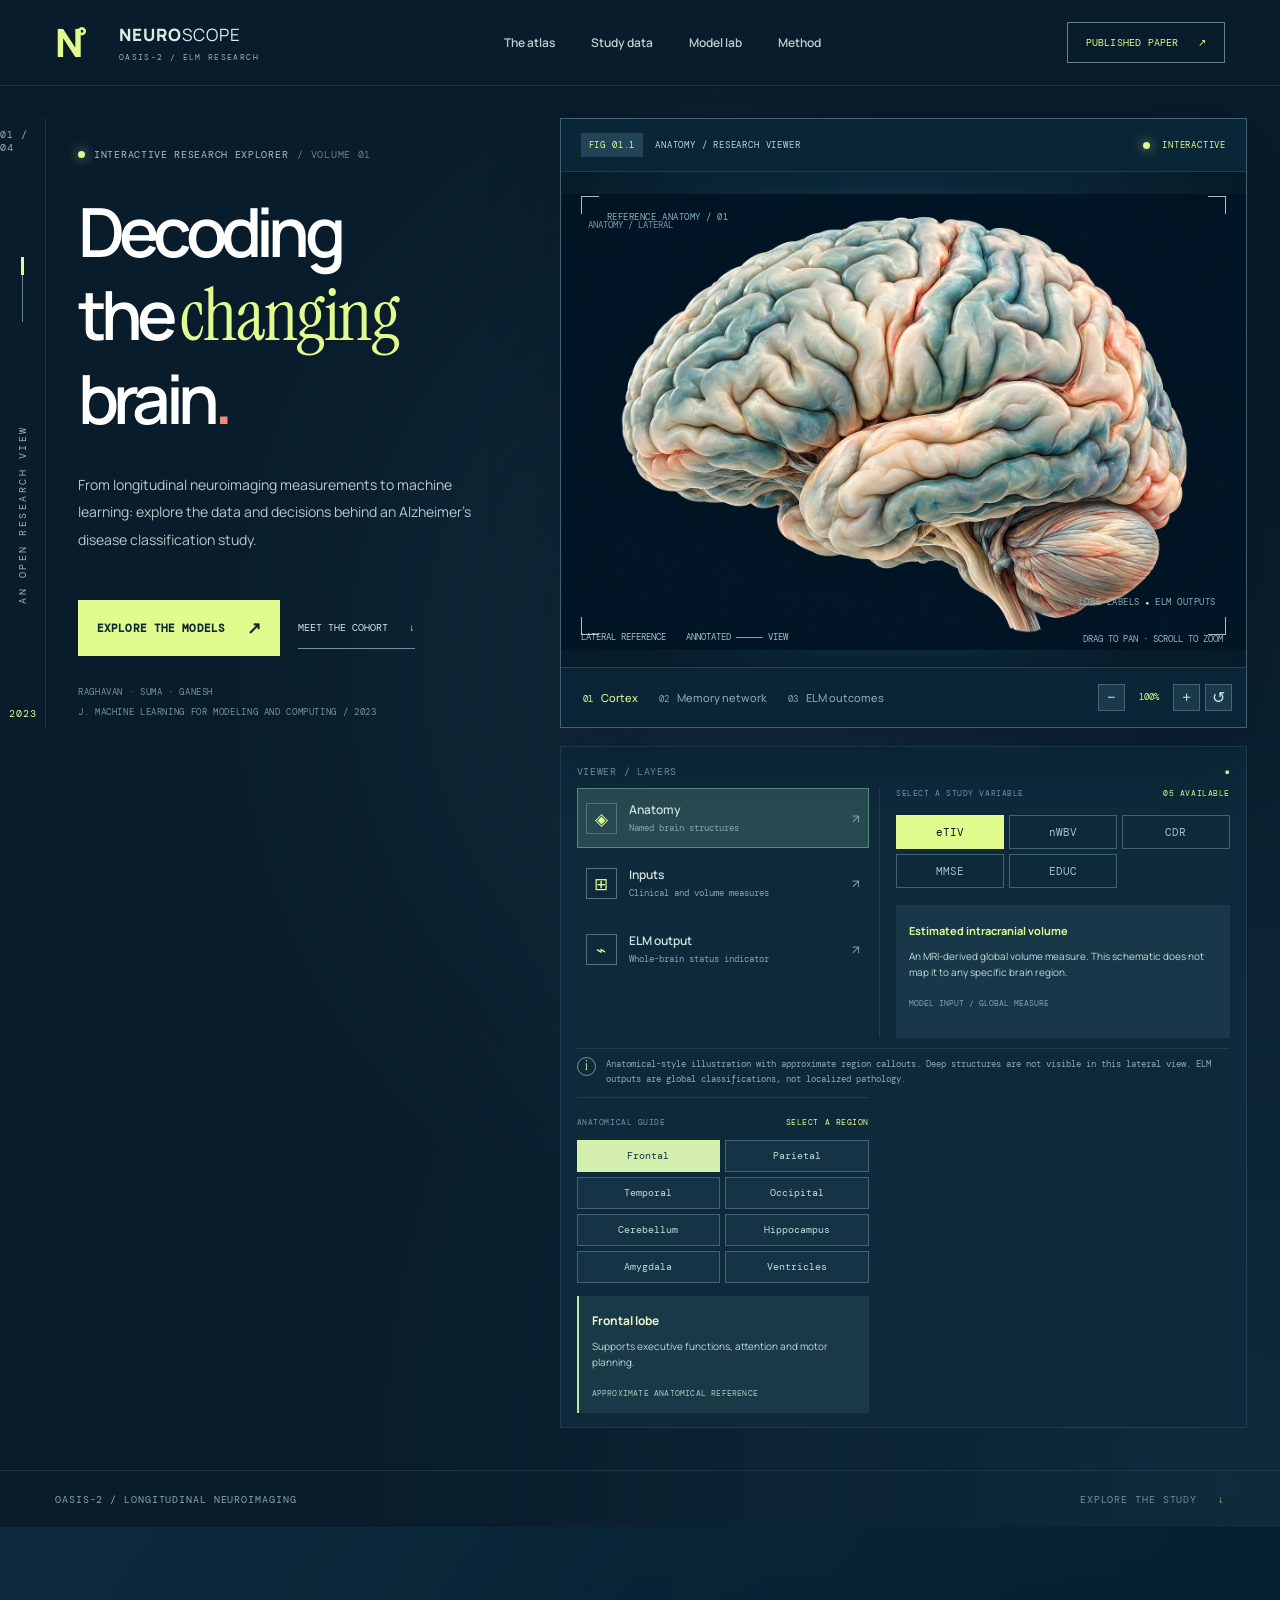
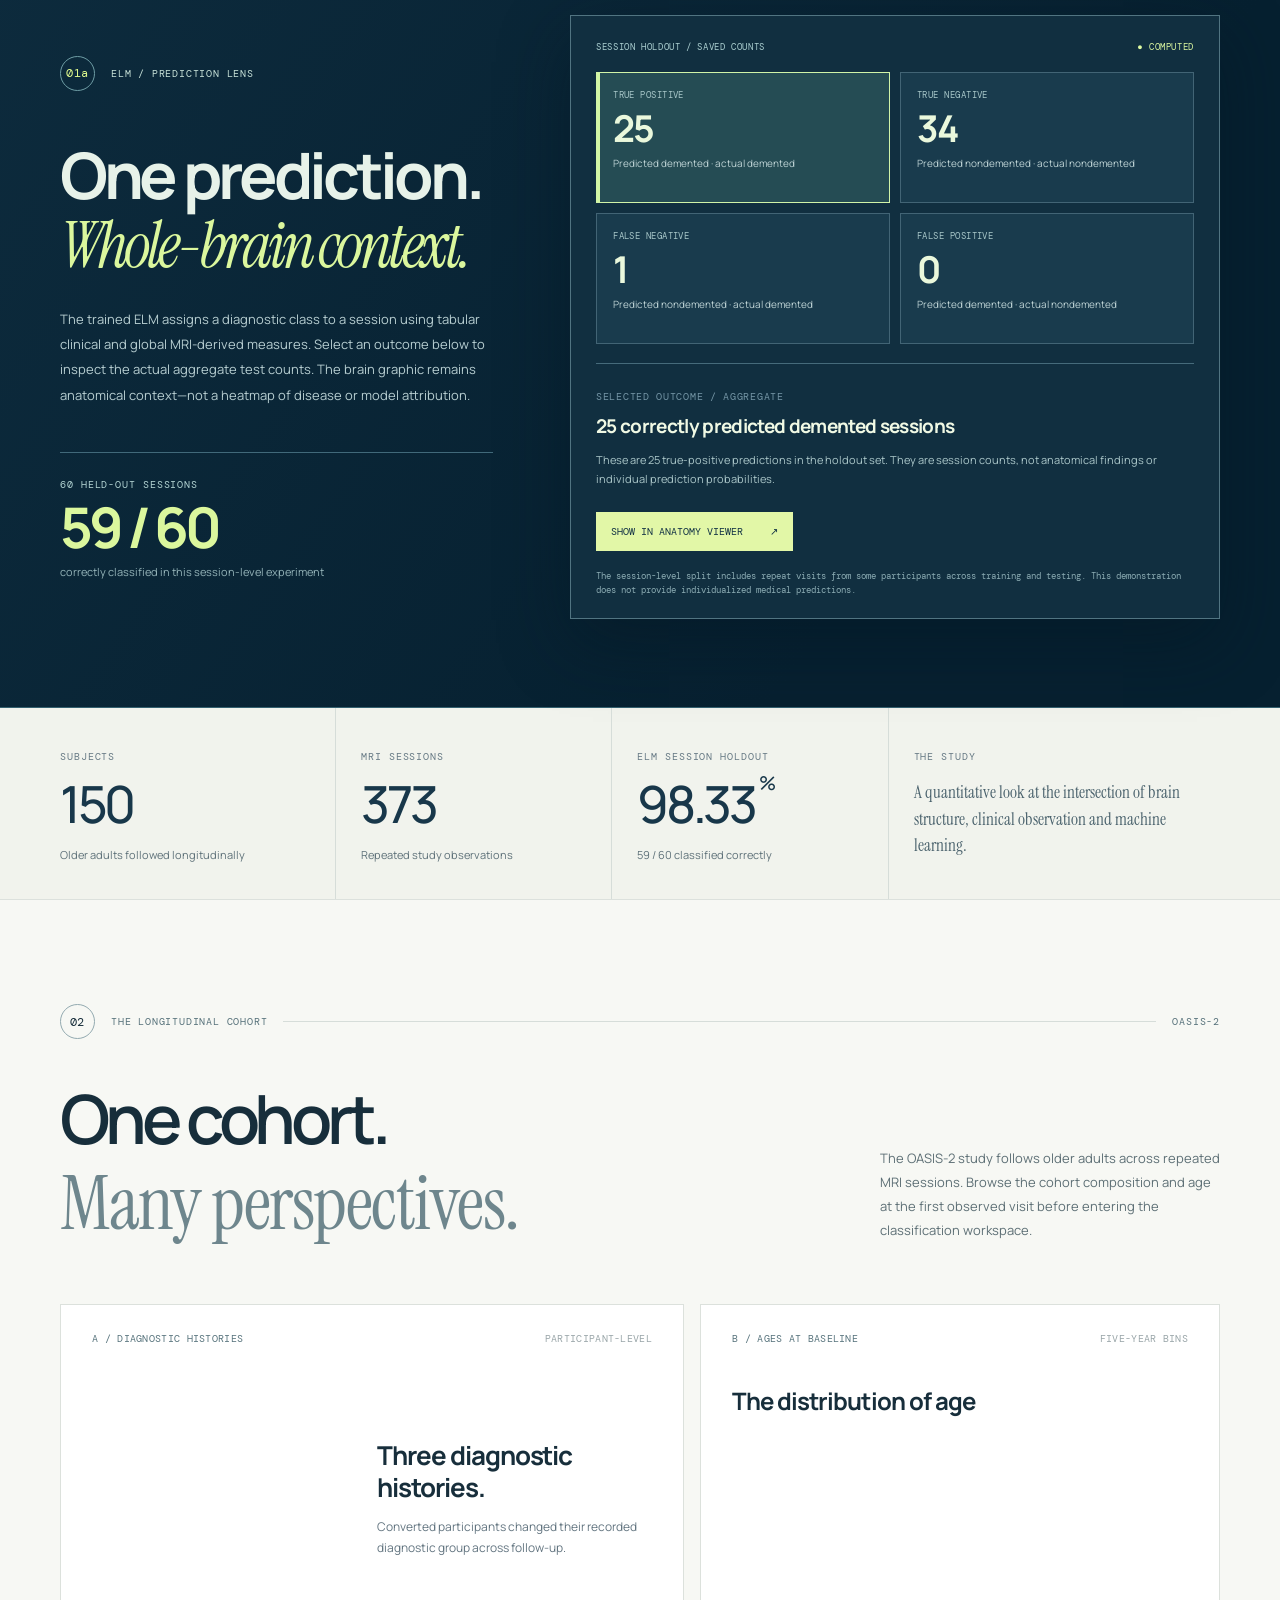
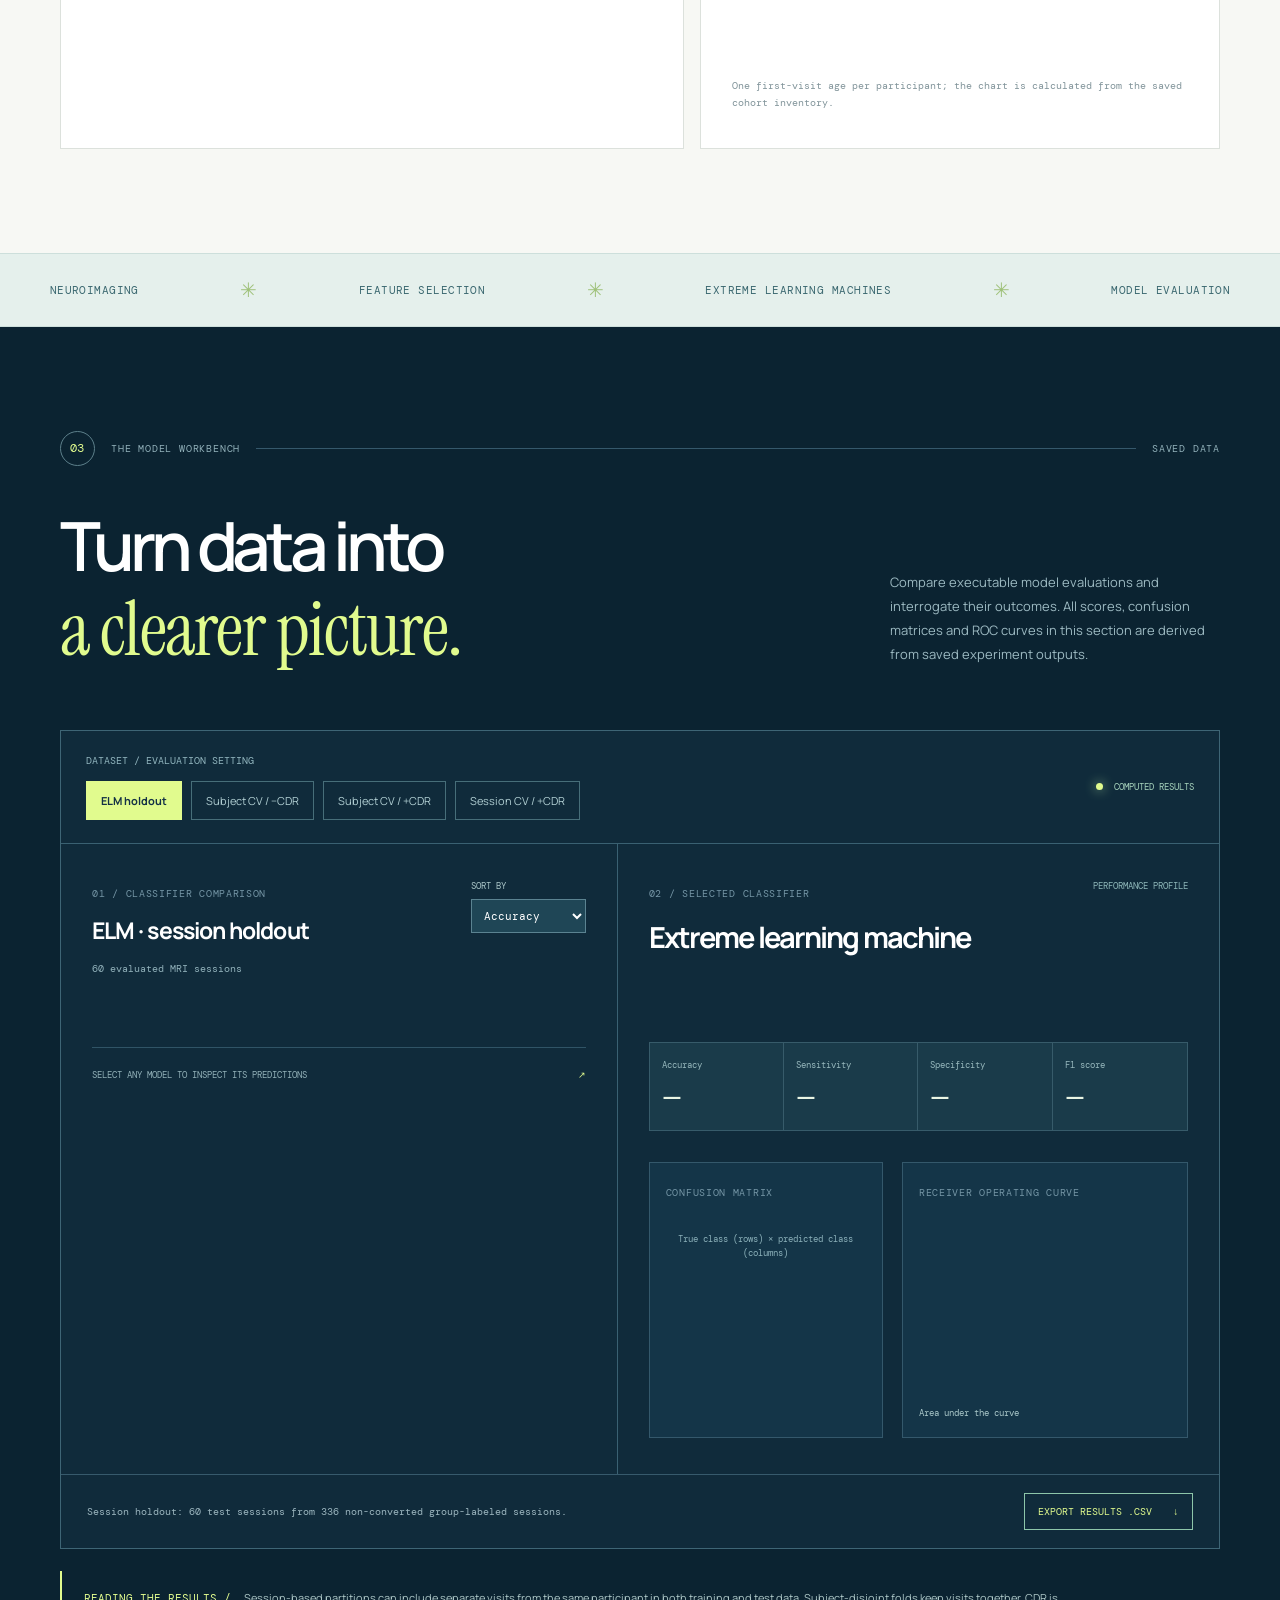
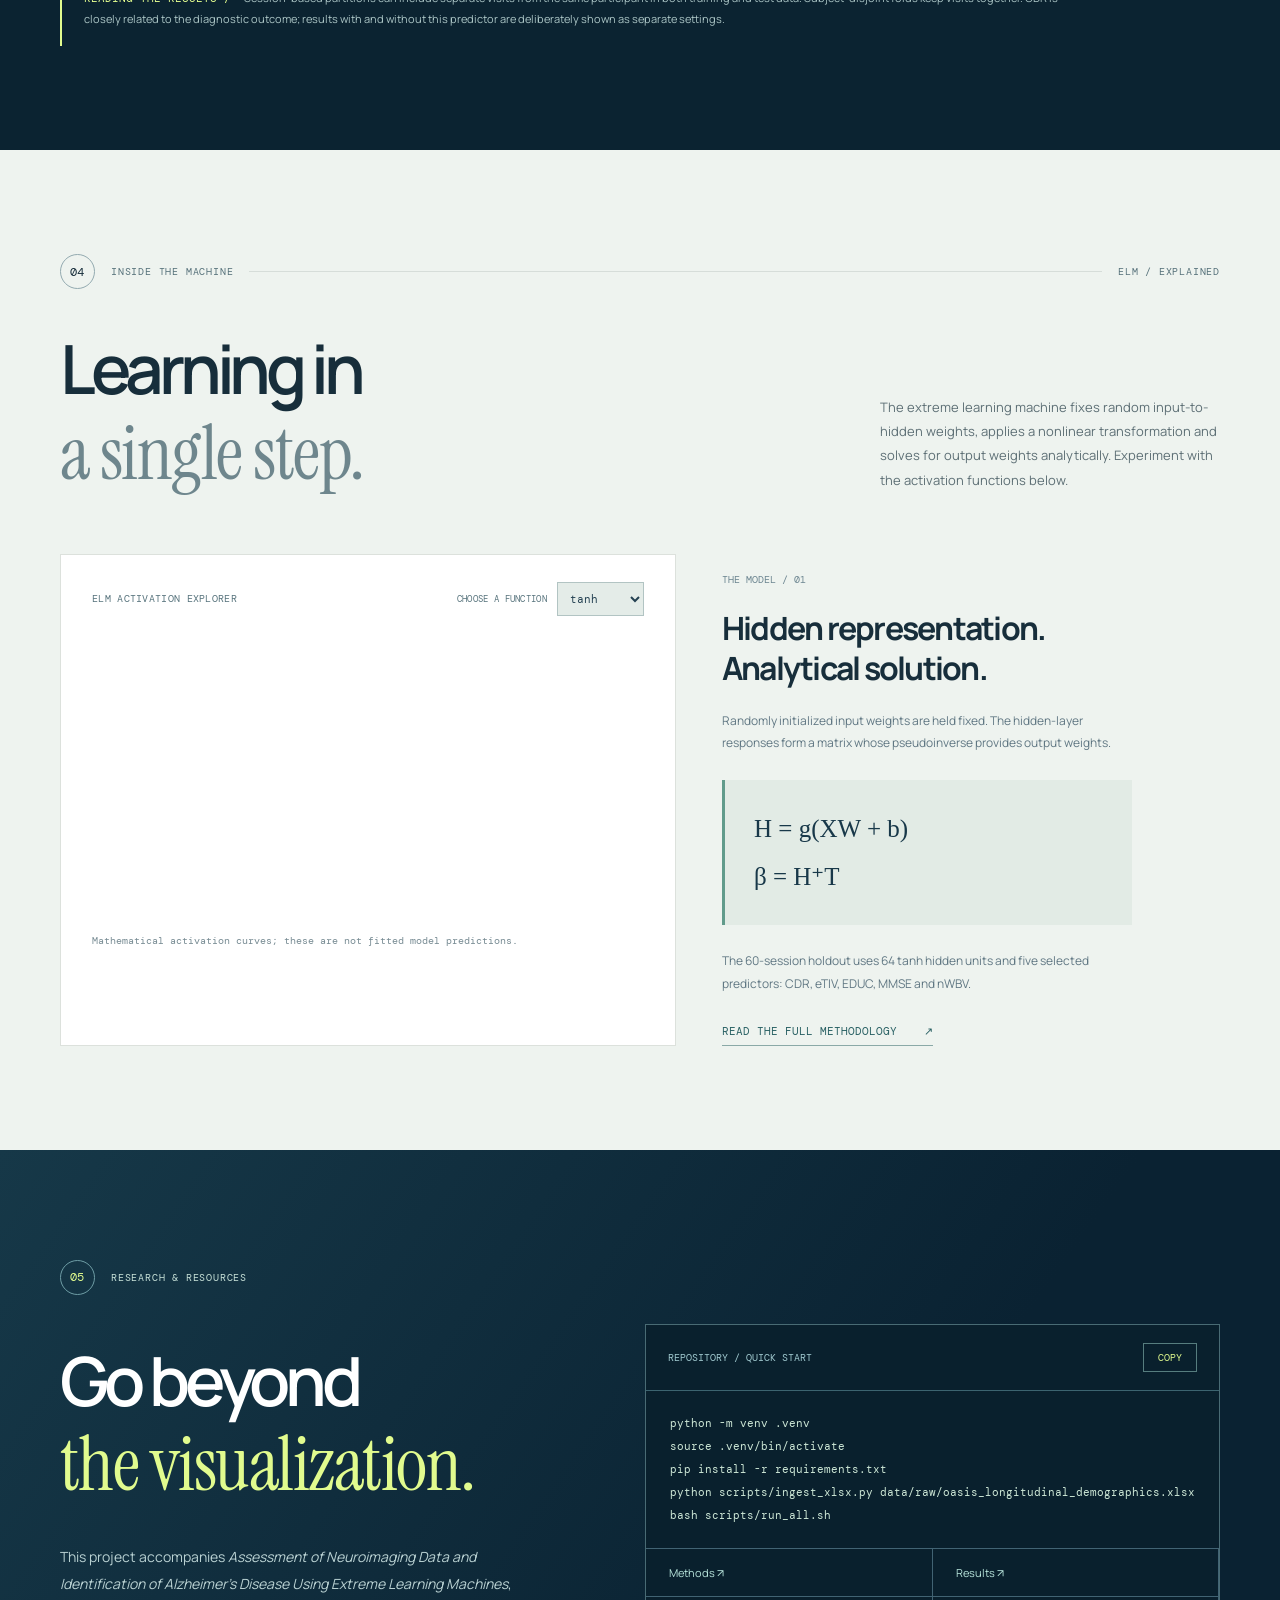
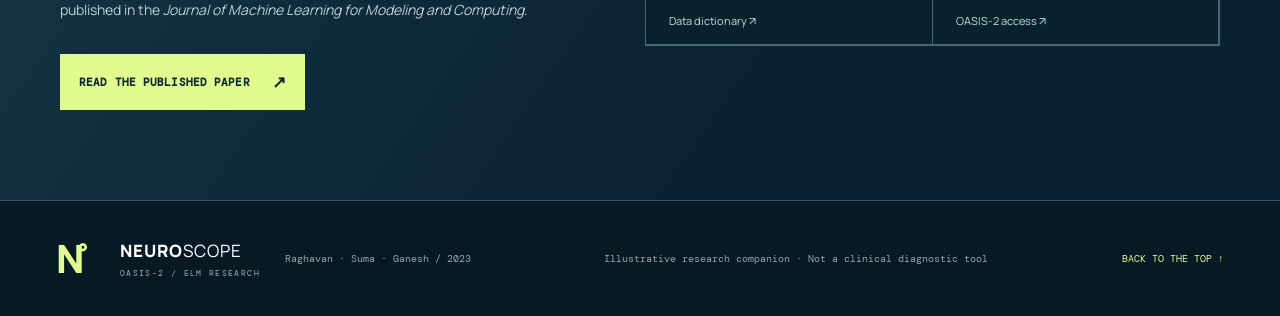
<file: docs/site.template.html>
<!doctype html>
<html lang="en">
<head>
<meta charset="utf-8"><meta name="viewport" content="width=device-width,initial-scale=1">
<meta name="theme-color" content="#081c2b">
<meta name="description" content="An interactive research companion to the OASIS-2 longitudinal study of Alzheimer's disease classification with extreme learning machines.">
<meta property="og:title" content="NeuroScope | Alzheimer's Disease × Extreme Learning Machines">
<meta property="og:description" content="Explore a brain-inspired research visualization, longitudinal cohort and interactive diagnostic model results.">
<meta property="og:image" content="assets/site-preview.webp">
<title>NeuroScope — Alzheimer's Disease & Extreme Learning Machines</title>
<link rel="icon" type="image/svg+xml" href="assets/favicon.svg">
<link rel="stylesheet" href="assets/site.css">
</head>
<body>
<div class="reading-line" id="scroll-progress" aria-hidden="true"></div>
<header class="topbar" id="top">
 <a class="brand" href="#top" aria-label="NeuroScope home"><span class="brand-glyph" aria-hidden="true">N<span>°</span></span><span class="brand-caption">NEURO<span>SCOPE</span><small>OASIS-2 / ELM RESEARCH</small></span></a>
 <nav aria-label="Main navigation"><a href="#atlas">The atlas</a><a href="#cohort">Study data</a><a href="#explore">Model lab</a><a href="#method">Method</a></nav>
 <a class="nav-paper" href="https://doi.org/10.1615/JMachLearnModelComput.2023048413" target="_blank" rel="noopener noreferrer">PUBLISHED PAPER <span aria-hidden="true">↗</span></a>
</header>
<main>
<section class="atlas-hero" id="atlas" aria-labelledby="hero-title">
 <div class="hero-wash" aria-hidden="true"></div>
 <div class="atlas-shell">
  <aside class="atlas-index" aria-hidden="true"><span>01 / 04</span><div class="index-track"><i></i></div><span class="vertical-word">AN OPEN RESEARCH VIEW</span><span class="index-year">2023</span></aside>
  <div class="hero-intro">
   <div class="pretitle"><span class="live-indicator"></span> INTERACTIVE RESEARCH EXPLORER <span class="pretitle-end">/ VOLUME 01</span></div>
   <h1 id="hero-title">Decoding<br>the <em>changing</em><br>brain<span class="title-dot">.</span></h1>
   <p>From longitudinal neuroimaging measurements to machine learning: explore the data and decisions behind an Alzheimer's disease classification study.</p>
   <div class="hero-ctas"><a class="accent-button" href="#explore">EXPLORE THE MODELS <span aria-hidden="true">↗</span></a><a class="ghost-button" href="#cohort">MEET THE COHORT <span aria-hidden="true">↓</span></a></div>
   <div class="hero-dateline"><span>RAGHAVAN · SUMA · GANESH</span><span>J. MACHINE LEARNING FOR MODELING AND COMPUTING / 2023</span></div>
  </div>
  <div class="atlas-interface" aria-label="Interactive illustrative brain model">
   <div class="atlas-panel-top"><div><span class="label-number">FIG 01.1</span><span>ANATOMY / RESEARCH VIEWER</span></div><div class="viewport-status"><i></i> INTERACTIVE</div></div>
   <div class="viewer-main">
    <div class="viewer-corner tl" aria-hidden="true"></div><div class="viewer-corner tr" aria-hidden="true"></div><div class="viewer-corner bl" aria-hidden="true"></div><div class="viewer-corner br" aria-hidden="true"></div>
    <div class="viewer-axis left-axis" aria-hidden="true">ANATOMY / LATERAL</div>
    <div class="brain-stage" id="brain-stage">
     <img class="brain-anatomy-image" id="brain-anatomy-image" src="assets/brain-lateral.webp" alt="Anatomical-style illustration showing the lateral surface of the human brain, cortical folds, and cerebellum. The annotations are educational approximations." draggable="false" loading="eager">
     <div class="orbit-label orbit-label-a">REFERENCE ANATOMY / 01</div>
     <div class="orbit-label orbit-label-b">LOBE LABELS <span class="orb-dot">●</span> ELM OUTPUTS</div>
     <canvas id="brain-canvas" width="1050" height="770" aria-label="Interactive anatomical reference; select labeled structures to read descriptions, or switch to model outputs. Drag to pan and scroll to zoom. This is not a patient MRI scan." role="img">Anatomical-style brain reference with educational labels. Model outcomes appear in the adjacent panels.</canvas>
     <div class="brain-loading" id="brain-loading" aria-hidden="true">◌</div>
    </div>
    <div class="viewport-marks" aria-hidden="true"><span>LATERAL REFERENCE</span><span>ANNOTATED <b>─────</b> VIEW</span></div>
    <div class="viewer-instructions">DRAG TO PAN <span>·</span> SCROLL TO ZOOM</div>
   </div>
   <div class="atlas-viewbar"><div class="orientation-buttons" role="group" aria-label="Anatomy and outcome layers"><button type="button" class="active" data-view="cortex" aria-pressed="true">01 <b>Cortex</b></button><button type="button" data-view="memory" aria-pressed="false">02 <b>Memory network</b></button><button type="button" data-view="outputs" aria-pressed="false">03 <b>ELM outcomes</b></button></div><div class="zoom-controls"><button type="button" id="zoom-out" aria-label="Zoom out">−</button><span id="zoom-label">100%</span><button type="button" id="zoom-in" aria-label="Zoom in">+</button><button type="button" id="reset-view" aria-label="Reset viewer">↺</button></div></div>
  </div>
  <aside class="atlas-context"><div class="atlas-context-heading"><span class="micro-heading">VIEWER / LAYERS</span><span class="layer-light">●</span></div>
    <div class="layer-buttons" role="group" aria-label="Visualization layer"><button type="button" data-layer="structure" class="on" aria-pressed="true"><span class="layer-symbol">◈</span><span>Anatomy<small>Named brain structures</small></span><span class="layer-chevron">↗</span></button><button type="button" data-layer="features" aria-pressed="false"><span class="layer-symbol">⊞</span><span>Inputs<small>Clinical and volume measures</small></span><span class="layer-chevron">↗</span></button><button type="button" data-layer="network" aria-pressed="false"><span class="layer-symbol">⌁</span><span>ELM output<small>Whole-brain status indicator</small></span><span class="layer-chevron">↗</span></button></div>
    <div class="region-module"><div class="micro-heading">ANATOMICAL GUIDE <span>SELECT A REGION</span></div><div class="region-picks" role="group" aria-label="Brain structures"><button type="button" data-region="frontal" class="chosen" aria-pressed="true">Frontal</button><button type="button" data-region="parietal" aria-pressed="false">Parietal</button><button type="button" data-region="temporal" aria-pressed="false">Temporal</button><button type="button" data-region="occipital" aria-pressed="false">Occipital</button><button type="button" data-region="cerebellum" aria-pressed="false">Cerebellum</button><button type="button" data-region="hippocampus" aria-pressed="false">Hippocampus</button><button type="button" data-region="amygdala" aria-pressed="false">Amygdala</button><button type="button" data-region="ventricles" aria-pressed="false">Ventricles</button></div><div id="region-description" class="region-description" aria-live="polite"><strong>Frontal lobe</strong><p>Supports executive functions, attention and motor planning.</p><small>APPROXIMATE ANATOMICAL REFERENCE</small></div></div>
    <div class="feature-module"><div class="micro-heading">SELECT A STUDY VARIABLE <span>05 AVAILABLE</span></div><div class="feature-picks" role="group" aria-label="Study variables"><button data-feature="eTIV" type="button" class="chosen" aria-pressed="true">eTIV</button><button data-feature="nWBV" type="button" aria-pressed="false">nWBV</button><button data-feature="CDR" type="button" aria-pressed="false">CDR</button><button data-feature="MMSE" type="button" aria-pressed="false">MMSE</button><button data-feature="EDUC" type="button" aria-pressed="false">EDUC</button></div><div id="feature-description" class="feature-description"><strong>Estimated intracranial volume</strong><p>An MRI-derived global volume measure. This schematic does not map it to any specific brain region.</p><span>MODEL INPUT / GLOBAL MEASURE</span></div></div>
    <div class="atlas-note"><span class="note-icon">i</span><p>Anatomical-style illustration with approximate region callouts. Deep structures are not visible in this lateral view. ELM outputs are global classifications, not localized pathology.</p></div>
  </aside>
 </div>
 <div class="hero-bottom"><span>OASIS-2 / LONGITUDINAL NEUROIMAGING</span><span>EXPLORE THE STUDY <b>↓</b></span></div>
</section>
<section class="outcome-band" id="outcomes" aria-labelledby="outcome-title">
 <div class="container outcome-layout">
  <div class="outcome-intro"><div class="section-kicker light-kicker"><span class="section-num">01a</span><span>ELM / PREDICTION LENS</span></div><h2 id="outcome-title">One prediction.<br><em>Whole-brain context.</em></h2><p>The trained ELM assigns a diagnostic class to a session using tabular clinical and global MRI-derived measures. Select an outcome below to inspect the actual aggregate test counts. The brain graphic remains anatomical context—not a heatmap of disease or model attribution.</p><div class="outcome-summary"><span>60 HELD-OUT SESSIONS</span><strong id="outcome-total">59 / 60</strong><small>correctly classified in this session-level experiment</small></div></div>
  <div class="outcome-console"><div class="console-eyebrow"><span>SESSION HOLDOUT / SAVED COUNTS</span><span class="console-led">● COMPUTED</span></div><div class="outcome-choices" role="group" aria-label="Prediction outcome category"><button data-outcome="tp" type="button" class="active" aria-pressed="true"><span>TRUE POSITIVE</span><strong id="outcome-count-tp">25</strong><small>Predicted demented · actual demented</small></button><button data-outcome="tn" type="button" aria-pressed="false"><span>TRUE NEGATIVE</span><strong id="outcome-count-tn">34</strong><small>Predicted nondemented · actual nondemented</small></button><button data-outcome="fn" type="button" aria-pressed="false"><span>FALSE NEGATIVE</span><strong id="outcome-count-fn">1</strong><small>Predicted nondemented · actual demented</small></button><button data-outcome="fp" type="button" aria-pressed="false"><span>FALSE POSITIVE</span><strong id="outcome-count-fp">0</strong><small>Predicted demented · actual nondemented</small></button></div><div class="outcome-explanation"><span class="micro-heading">SELECTED OUTCOME / AGGREGATE</span><h3 id="outcome-headline">25 correctly predicted demented sessions</h3><p id="outcome-copy">These are 25 true-positive predictions in the holdout set. They are session counts, not anatomical findings or individual prediction probabilities.</p><button type="button" id="show-outcome-on-brain">SHOW IN ANATOMY VIEWER <span aria-hidden="true">↗</span></button></div><p class="outcome-fineprint">The session-level split includes repeat visits from some participants across training and testing. This demonstration does not provide individualized medical predictions.</p></div>
 </div>
</section>
<section class="statline" aria-label="Study highlights"><div><span>SUBJECTS</span><strong id="n-subjects">150</strong><small>Older adults followed longitudinally</small></div><div><span>MRI SESSIONS</span><strong id="n-sessions">373</strong><small>Repeated study observations</small></div><div><span>ELM SESSION HOLDOUT</span><strong>98.33<sup>%</sup></strong><small>59 / 60 classified correctly</small></div><div class="statline-aside"><span class="micro-heading">THE STUDY</span><p>A quantitative look at the intersection of brain structure, clinical observation and machine learning.</p></div></section>
<section id="cohort" class="section cohort-section"><div class="container">
 <div class="section-kicker"><span class="section-num">02</span><span>THE LONGITUDINAL COHORT</span><span class="rule"></span><span>OASIS-2</span></div>
 <div class="section-heading split-heading"><h2>One cohort.<br><em>Many perspectives.</em></h2><p>The OASIS-2 study follows older adults across repeated MRI sessions. Browse the cohort composition and age at the first observed visit before entering the classification workspace.</p></div>
 <div class="cohort-deck"><div class="cohort-card"><div class="card-overline">A / DIAGNOSTIC HISTORIES <span>PARTICIPANT-LEVEL</span></div><div class="cohort-card-content"><svg id="cohort-ring" viewBox="0 0 260 260" role="img" aria-label="Interactive cohort category donut chart"></svg><div class="cohort-copy"><h3>Three diagnostic<br>histories.</h3><p>Converted participants changed their recorded diagnostic group across follow-up.</p><div class="legend" id="cohort-legend"></div></div></div></div><div class="age-card"><div class="card-overline">B / AGES AT BASELINE <span>FIVE-YEAR BINS</span></div><h3>The distribution of age</h3><svg id="age-histogram" viewBox="0 0 410 215" role="img" aria-label="Histogram of age at the first observed visit"></svg><p class="card-foot">One first-visit age per participant; the chart is calculated from the saved cohort inventory.</p></div></div>
 </div></section>
<section class="interstitial"><div class="interstitial-inner"><span>NEUROIMAGING</span><span class="interstitial-pip">✳</span><span>FEATURE SELECTION</span><span class="interstitial-pip">✳</span><span>EXTREME LEARNING MACHINES</span><span class="interstitial-pip">✳</span><span>MODEL EVALUATION</span></div></section>
<section class="section model-section" id="explore"><div class="container">
 <div class="section-kicker inverted"><span class="section-num">03</span><span>THE MODEL WORKBENCH</span><span class="rule"></span><span>SAVED DATA</span></div>
 <div class="section-heading model-heading"><h2>Turn data into<br><em>a clearer picture.</em></h2><p>Compare executable model evaluations and interrogate their outcomes. All scores, confusion matrices and ROC curves in this section are derived from saved experiment outputs.</p></div>
 <div class="workspace"><div class="workbar"><div><span class="workbar-label">DATASET / EVALUATION SETTING</span><div class="protocol-choices" role="group" aria-label="Evaluation setting"><button type="button" data-protocol="session_holdout" class="selected" aria-pressed="true">ELM holdout</button><button type="button" data-protocol="group_subject_no_cdr" aria-pressed="false">Subject CV / −CDR</button><button type="button" data-protocol="group_subject_with_cdr" aria-pressed="false">Subject CV / +CDR</button><button type="button" data-protocol="group_session_with_cdr" aria-pressed="false">Session CV / +CDR</button></div></div><span class="workbar-status"><i></i> COMPUTED RESULTS</span></div>
 <div class="workspace-body"><section class="leaderboard"><div class="panel-header"><div><span class="micro-heading">01 / CLASSIFIER COMPARISON</span><h3 id="comparison-title">ELM · session holdout</h3></div><label class="metric-selector">SORT BY <select id="metric-select"><option value="accuracy">Accuracy</option><option value="sensitivity">Sensitivity</option><option value="specificity">Specificity</option><option value="f1">F1 score</option><option value="auc">ROC AUC</option></select></label></div><span class="record-count" id="sample-context">60 evaluated MRI sessions</span><div id="model-bars" class="bar-chart" role="group" aria-label="Interactive classifier scores"></div><div class="bar-footnote">SELECT ANY MODEL TO INSPECT ITS PREDICTIONS <span>↗</span></div></section>
 <section class="diagnostics"><div class="detail-top"><span class="micro-heading">02 / SELECTED CLASSIFIER</span><div class="model-tag">PERFORMANCE PROFILE</div><h3 id="model-name">Extreme learning machine</h3><p id="model-description"></p></div><div class="detail-metrics"><div><span>Accuracy</span><strong id="detail-accuracy">—</strong></div><div><span>Sensitivity</span><strong id="detail-sensitivity">—</strong></div><div><span>Specificity</span><strong id="detail-specificity">—</strong></div><div><span>F1 score</span><strong id="detail-f1">—</strong></div></div><div class="diagnostic-charts"><div class="cm-wrap"><span class="micro-heading">CONFUSION MATRIX</span><div class="matrix" id="confusion-matrix"></div><p>True class (rows) × predicted class (columns)</p></div><div class="roc-wrap"><span class="micro-heading">RECEIVER OPERATING CURVE</span><svg id="roc-curve" viewBox="0 0 290 222" role="img" aria-label="ROC curve for selected classifier"></svg><span id="roc-caption">Area under the curve</span></div></div></section></div>
 <div class="work-footer"><p id="protocol-note">Session holdout: 60 test sessions from 336 non-converted group-labeled sessions.</p><button id="download-metrics" type="button">EXPORT RESULTS .CSV <span>↓</span></button></div></div>
 <div class="method-warning"><span>READING THE RESULTS /</span> Session-based partitions can include separate visits from the same participant in both training and test data. Subject-disjoint folds keep visits together. CDR is closely related to the diagnostic outcome; results with and without this predictor are deliberately shown as separate settings.</div>
 </div></section>
<section id="method" class="section method-section"><div class="container"><div class="section-kicker"><span class="section-num">04</span><span>INSIDE THE MACHINE</span><span class="rule"></span><span>ELM / EXPLAINED</span></div><div class="section-heading split-heading"><h2>Learning in<br><em>a single step.</em></h2><p>The extreme learning machine fixes random input-to-hidden weights, applies a nonlinear transformation and solves for output weights analytically. Experiment with the activation functions below.</p></div>
<div class="method-grid"><div class="activation-card"><div class="card-overline">ELM ACTIVATION EXPLORER <label>CHOOSE A FUNCTION <select id="activation-select"><option value="tanh">tanh</option><option value="sigmoid">sigmoid</option><option value="relu">ReLU</option></select></label></div><svg id="activation-plot" viewBox="0 0 560 285" role="img" aria-label="Interactive plot of an ELM hidden-layer activation function"></svg><div class="chart-note">Mathematical activation curves; these are not fitted model predictions.</div></div><div class="method-copy"><div class="math-label">THE MODEL / 01</div><h3>Hidden representation.<br>Analytical solution.</h3><p>Randomly initialized input weights are held fixed. The hidden-layer responses form a matrix whose pseudoinverse provides output weights.</p><div class="math-equation">H = g(XW + b)<span>β = H⁺T</span></div><p>The 60-session holdout uses 64 tanh hidden units and five selected predictors: CDR, eTIV, EDUC, MMSE and nWBV.</p><a href="METHODS.md">READ THE FULL METHODOLOGY <span>↗</span></a></div></div>
</div></section>
<section class="publication" id="paper"><div class="container publication-grid"><div><div class="section-kicker light-kicker"><span class="section-num">05</span><span>RESEARCH & RESOURCES</span></div><h2>Go beyond<br><em>the visualization.</em></h2><p>This project accompanies <i>Assessment of Neuroimaging Data and Identification of Alzheimer's Disease Using Extreme Learning Machines</i>, published in the <i>Journal of Machine Learning for Modeling and Computing</i>.</p><a class="accent-button" href="https://doi.org/10.1615/JMachLearnModelComput.2023048413" target="_blank" rel="noopener noreferrer">READ THE PUBLISHED PAPER <span>↗</span></a></div><div class="repo-card"><div class="repo-card-head">REPOSITORY / QUICK START <button type="button" id="copy-code">COPY</button></div><pre id="install-code">python -m venv .venv
source .venv/bin/activate
pip install -r requirements.txt
python scripts/ingest_xlsx.py data/raw/oasis_longitudinal_demographics.xlsx
bash scripts/run_all.sh</pre><div class="repo-links"><a href="METHODS.md">Methods ↗</a><a href="RESULTS.md">Results ↗</a><a href="DATA_DICTIONARY.md">Data dictionary ↗</a><a href="https://sites.wustl.edu/oasisbrains/request-access/" target="_blank" rel="noopener noreferrer">OASIS-2 access ↗</a></div></div></div></section>
</main><footer class="footer"><div><a class="brand" href="#top"><span class="brand-glyph">N<span>°</span></span><span class="brand-caption">NEURO<span>SCOPE</span><small>OASIS-2 / ELM RESEARCH</small></span></a><p>Raghavan · Suma · Ganesh / 2023</p></div><span>Illustrative research companion · Not a clinical diagnostic tool</span><a href="#top">BACK TO THE TOP ↑</a></footer>
<script type="application/json" id="project-data">__PROJECT_DATA__</script>
<script defer src="assets/site.js"></script>
</body></html>
</file>
<file: docs/assets/site.css>
@import url('https://fonts.googleapis.com/css2?family=DM+Mono:wght@400;500&family=DM+Sans:wght@400;500;600;700&family=Manrope:wght@400;500;600;700;800&family=Instrument+Serif:ital@0;1&display=swap');
:root{--night:#081c2b;--night2:#0d2737;--night3:#143448;--mint:#a5f3db;--lime:#e1fb8e;--sky:#79c9e7;--coral:#f28a79;--paper:#f7f8f4;--paper2:#eaeee9;--ink:#172e3b;--muted:#526675;--line:#d6ddd9;--mono:'DM Mono',monospace;--sans:'Manrope','DM Sans',sans-serif;--serif:'Instrument Serif',Georgia,serif}
*{box-sizing:border-box}html{scroll-behavior:smooth}body{margin:0;background:var(--paper);color:var(--ink);font-family:var(--sans);-webkit-font-smoothing:antialiased}a{text-decoration:none;color:inherit}button,select{font:inherit}button{cursor:pointer}button:focus-visible,a:focus-visible,select:focus-visible,canvas:focus-visible{outline:2px solid var(--lime);outline-offset:4px}button{color:inherit}.reading-line{height:3px;position:fixed;inset:0 auto auto 0;width:100%;transform:scaleX(0);transform-origin:left;background:var(--lime);z-index:150}.container{max-width:1392px;padding-inline:60px;margin:auto}.topbar{height:86px;display:flex;align-items:center;justify-content:space-between;gap:25px;padding:0 55px;background:var(--night);color:#dbece9;border-bottom:1px solid #ffffff1b;position:relative;z-index:45}.brand{display:flex;align-items:center;gap:14px;min-width:max-content}.brand-glyph{font-family:var(--sans);font-size:39px;font-weight:800;line-height:1;letter-spacing:-.16em;color:var(--lime);width:50px}.brand-glyph span{font-size:23px;vertical-align:13px;letter-spacing:0}.brand-caption{font-size:17px;letter-spacing:.06em;font-weight:800}.brand-caption>span{font-weight:400}.brand-caption small{display:block;margin-top:6px;font-family:var(--mono);font-weight:400;font-size:8px;letter-spacing:.17em;color:#97aeb9}.topbar nav{display:flex;align-items:center;gap:36px}.topbar nav a{font-size:12px;font-weight:600;color:#b9d0d1;transition:color .2s}.topbar nav a:hover{color:var(--lime)}.nav-paper{padding:13px 18px;border:1px solid #64838d;color:var(--lime);font-family:var(--mono);font-size:10px;white-space:nowrap;letter-spacing:.02em;transition:background .2s}.nav-paper:hover{background:#213e4e}.nav-paper span{margin-left:13px}.atlas-hero{position:relative;background:var(--night);color:white;overflow:hidden}.hero-wash{position:absolute;inset:0;pointer-events:none;background:radial-gradient(ellipse at 56% 40%,#31576a46,transparent 48%),radial-gradient(ellipse at 96% 97%,#20506548,transparent 50%)}.atlas-shell{min-height:712px;position:relative;display:grid;grid-template-columns:66px minmax(290px,.86fr) minmax(440px,1.16fr) minmax(220px,.50fr);max-width:1740px;margin:auto;padding:32px 40px 42px 0;gap:25px}.atlas-index{border-right:1px solid #55758645;display:flex;flex-direction:column;align-items:center;justify-content:space-between;padding:10px 0 8px;font:10px var(--mono);color:#95b0bd;letter-spacing:.1em}.index-track{width:1px;height:65px;background:#688594;position:relative}.index-track i{display:block;height:18px;width:3px;background:var(--lime);transform:translateX(-1px)}.vertical-word{writing-mode:vertical-rl;transform:rotate(180deg);font-size:10px;letter-spacing:.25em}.index-year{color:var(--lime)}.hero-intro{display:flex;flex-direction:column;justify-content:center;padding:30px 0 10px 28px;position:relative;z-index:2}.pretitle{font:10px var(--mono);color:#a3c0c5;letter-spacing:.07em;display:flex;align-items:center;gap:9px;white-space:nowrap}.live-indicator,.viewport-status i,.workbar-status i{display:inline-block;width:7px;height:7px;border-radius:50%;background:var(--lime);box-shadow:0 0 12px #c5fcaecc}.pretitle-end{color:#64818c}.hero-intro h1{font-size:clamp(54px,5.2vw,94px);line-height:1.04;letter-spacing:-.085em;font-weight:600;margin:35px 0 24px;white-space:nowrap}.hero-intro h1 em{font:normal 1.08em var(--serif);letter-spacing:-.02em;color:var(--lime)}.title-dot{color:var(--coral)}.hero-intro>p{font-size:14px;line-height:1.95;color:#b7c8ca;max-width:402px}.hero-ctas{display:flex;gap:18px;align-items:center;margin-top:33px;flex-wrap:wrap}.accent-button{padding:17px 19px;background:var(--lime);color:#0c2732;display:inline-flex;align-items:center;justify-content:space-between;gap:22px;font:700 11px var(--mono);letter-spacing:.01em;transition:transform .2s,background .2s}.accent-button:hover{transform:translateY(-3px);background:#f1ffb9}.accent-button span{font-size:17px}.ghost-button{font:10px var(--mono);border-bottom:1px solid #6e929a;padding:14px 0;white-space:nowrap;color:#d1e4e7}.ghost-button span{padding-left:15px;color:var(--lime)}.hero-dateline{display:flex;flex-direction:column;gap:8px;font:9px var(--mono);color:#74939c;letter-spacing:.07em;margin-top:74px}.atlas-interface{border:1px solid #426273;background:#0a2535;min-width:0;display:flex;flex-direction:column;position:relative;box-shadow:0 24px 60px #010f2050;isolation:isolate}.atlas-panel-top{height:53px;border-bottom:1px solid #496d765b;display:flex;align-items:center;justify-content:space-between;padding:0 20px;font:9px var(--mono);letter-spacing:.09em;color:#bed5db;gap:10px}.atlas-panel-top>div{display:flex;align-items:center;gap:12px}.label-number{background:#224356;padding:6px 8px;color:var(--lime)}.viewport-status{color:var(--lime);font-size:9px}.viewer-main{flex:1;min-height:510px;position:relative;overflow:hidden;background:radial-gradient(ellipse at 48% 45%,#17475d 0%,#0b2b3c 48%,#071b2a 87%)}.viewer-main:before{content:"";position:absolute;inset:0;opacity:.22;pointer-events:none;background-image:linear-gradient(#50758836 1px,transparent 1px),linear-gradient(90deg,#50758836 1px,transparent 1px);background-size:46px 46px;mask-image:radial-gradient(ellipse at 50% 50%,black,transparent 74%)}.viewer-main:after{content:"";position:absolute;pointer-events:none;inset:0;background:linear-gradient(90deg,#061b2952,transparent 23%,transparent 75%,#061b2959)}.viewer-corner{position:absolute;z-index:4;width:18px;height:18px;border-color:#aadfd2;opacity:.7}.viewer-corner.tl{top:24px;left:20px;border-top:1px solid;border-left:1px solid}.viewer-corner.tr{top:24px;right:20px;border-top:1px solid;border-right:1px solid}.viewer-corner.bl{bottom:32px;left:20px;border-bottom:1px solid;border-left:1px solid}.viewer-corner.br{bottom:32px;right:20px;border-bottom:1px solid;border-right:1px solid}.viewer-axis{position:absolute;font:9px var(--mono);color:#7299a7;z-index:3}.left-axis{left:27px;top:47px}.brain-stage{position:absolute;inset:15px 0 10px;z-index:2}.brain-stage canvas{width:100%;height:100%;display:block;touch-action:none;cursor:grab;position:relative;z-index:2}.brain-stage canvas:active{cursor:grabbing}.brain-loading{position:absolute;inset:0;display:flex;align-items:center;justify-content:center;font-size:100px;color:#69d0de24;pointer-events:none;z-index:1}.orbit-label{position:absolute;z-index:3;font:9px var(--mono);color:#83b2b9;letter-spacing:.06em;pointer-events:none}.orbit-label-a{top:24px;left:46px}.orbit-label-b{bottom:49px;right:30px}.orb-dot{color:var(--lime);font-size:6px}.viewport-marks{position:absolute;bottom:24px;left:20px;display:flex;gap:20px;font:9px var(--mono);color:#9bc3c7;z-index:3}.viewport-marks b{font-weight:400;color:var(--lime)}.viewer-instructions{position:absolute;right:23px;bottom:22px;font:9px var(--mono);color:#91b4bd;z-index:3}.viewer-instructions span{color:var(--lime)}.atlas-viewbar{height:60px;border-top:1px solid #45697777;display:flex;justify-content:space-between;align-items:center;padding:0 14px;gap:12px}.orientation-buttons,.zoom-controls{display:flex;align-items:center;gap:5px}.orientation-buttons button{background:none;color:#85a8b5;border:0;padding:11px 8px;font:9px var(--mono);transition:color .2s}.orientation-buttons button b{font-weight:500;font-family:var(--sans);font-size:11px;margin-left:3px}.orientation-buttons button.active{color:var(--lime)}.orientation-buttons button:hover{color:white}.zoom-controls button{height:27px;width:27px;background:#1a3a4b;border:1px solid #466477;color:#d2e8e6}.zoom-controls span{font:9px var(--mono);color:var(--lime);min-width:38px;text-align:center}.atlas-context{border:1px solid #4464765c;background:#0d293a;padding:18px 16px 14px;display:flex;flex-direction:column;gap:18px;align-self:stretch}.micro-heading{font:10px var(--mono);letter-spacing:.07em;color:#7495a5}.atlas-context-heading{display:flex;justify-content:space-between;align-items:center}.layer-light{color:var(--lime);font-size:9px}.layer-buttons{display:flex;flex-direction:column;gap:5px}.layer-buttons button{display:flex;width:100%;align-items:center;gap:12px;text-align:left;padding:12px 8px;background:transparent;border:1px solid transparent;color:#cde0de;transition:background .2s,border .2s}.layer-buttons button.on{border:1px solid #5d877e;background:#264a50}.layer-buttons button:hover{background:#1a3e4b}.layer-symbol{display:flex;align-items:center;justify-content:center;width:31px;height:31px;border:1px solid #547181;font-size:17px;color:var(--lime)}.layer-buttons button>span:nth-child(2){font-size:12px;font-weight:600}.layer-buttons small{display:block;color:#85a7af;font:9px var(--mono);margin-top:4px;line-height:1.5}.layer-chevron{margin-left:auto;color:#83adad;font-size:12px}.feature-module{border-top:1px solid #3e61735c;padding-top:22px}.feature-module .micro-heading{display:flex;flex-wrap:wrap;gap:10px;justify-content:space-between;font-size:8px}.feature-module .micro-heading span{color:var(--lime)}.feature-picks{display:grid;grid-template-columns:repeat(3,1fr);gap:5px;margin:17px 0}.feature-picks button{border:1px solid #3e6571;background:transparent;color:#a7c2c5;padding:9px 4px;font:11px var(--mono)}.feature-picks button.chosen{border-color:var(--lime);background:var(--lime);color:var(--night)}.feature-description{background:#18384a;padding:13px;min-height:133px}.feature-description strong{font-size:11px;color:var(--lime);font-weight:700}.feature-description p{font-size:10px;line-height:1.65;color:#c6d7da;margin:8px 0}.feature-description>span{font:8px var(--mono);color:#83a1ab}.atlas-note{border-top:1px solid #4c67765c;padding-top:15px;display:flex;gap:10px;margin-top:auto;align-items:flex-start}.note-icon{flex-shrink:0;border:1px solid #7094a4;border-radius:50%;font:12px var(--serif);width:19px;height:19px;text-align:center;color:var(--lime)}.atlas-note p{font:9px/1.65 var(--mono);color:#91aab5;margin:0}.hero-bottom{height:57px;display:flex;align-items:center;justify-content:space-between;border-top:1px solid #4464764d;padding:0 55px;font:10px var(--mono);letter-spacing:.09em;color:#88a5b0}.hero-bottom b{color:var(--lime);padding-left:14px}.statline{display:grid;grid-template-columns:repeat(3,minmax(0,1fr)) minmax(230px,1.2fr);padding:0 max(60px,calc((100vw - 1392px)/2 + 60px));border-bottom:1px solid #dce1dd;background:#f1f3ed}.statline>div{padding:35px 25px;border-right:1px solid var(--line)}.statline>div:first-child{padding-left:0}.statline>div:last-child{border:0}.statline span{font:10px var(--mono);color:#667984;letter-spacing:.09em}.statline strong{display:block;color:#18374a;font:500 clamp(41px,4vw,64px)/1.35 var(--sans);letter-spacing:-.065em;margin:4px 0}.statline strong sup{font-size:19px;top:-.8em;position:relative;padding-left:4px}.statline small{font-size:11px;color:#5e7179}.statline-aside p{font:17px/1.55 var(--serif);color:#49616c;margin:14px 0 0}.section{padding:104px 0}.section-kicker{display:flex;gap:16px;align-items:center;color:#56717a;letter-spacing:.08em;font:10px var(--mono)}.section-num{border:1px solid #93aab0;border-radius:50%;height:35px;width:35px;display:flex;align-items:center;justify-content:center;color:var(--ink);font-size:12px}.section-kicker .rule{flex:1;height:1px;background:var(--line)}.section-heading{display:flex;margin:44px 0 51px;gap:50px}.section-heading h2,.publication h2{margin:0;line-height:1.04;font-size:clamp(55px,5.3vw,87px);letter-spacing:-.075em;font-weight:600}.section-heading h2 em,.publication h2 em{font:normal 1.12em var(--serif);letter-spacing:-.02em;color:#6e868d}.split-heading{justify-content:space-between;align-items:end}.split-heading>p{width:340px;color:#5d6f75;line-height:1.85;font-size:13px;margin:0 0 11px}.cohort-deck{display:grid;grid-template-columns:1.2fr 1fr;gap:16px}.cohort-card,.age-card,.activation-card{background:white;border:1px solid #dce1dc;padding:27px 31px;min-height:400px}.card-overline{display:flex;align-items:center;justify-content:space-between;gap:15px;font:10px var(--mono);color:#58747d;letter-spacing:.03em}.card-overline span{color:#9aa6a9}.cohort-card-content{display:grid;grid-template-columns:260px 1fr;gap:25px;align-items:center;margin-top:35px}.cohort-card-content svg{width:100%}.cohort-copy h3{font-size:26px;line-height:1.22;margin:0;letter-spacing:-.04em}.cohort-copy p{font-size:12px;color:#637580;line-height:1.75}.legend{display:flex;flex-direction:column;gap:9px;margin-top:22px}.legend span{display:flex;align-items:center;gap:9px;color:#415763;font-size:11px}.legend i{width:9px;height:9px;display:inline-block;border-radius:50%}.age-card h3{font-size:24px;letter-spacing:-.04em;margin:39px 0 15px}.age-card svg{width:100%;max-height:230px}.card-foot{font:10px/1.7 var(--mono);color:#81949a}.interstitial{overflow:hidden;background:#e5f0ec;border-top:1px solid #cddfdb;border-bottom:1px solid #cddfdb}.interstitial-inner{display:flex;align-items:center;justify-content:space-around;gap:32px;white-space:nowrap;padding:23px 15px;font:11px var(--mono);letter-spacing:.04em;color:#3b6870}.interstitial-pip{color:#9fc17a;font-size:20px}.model-section{background:#0b2331;color:#fff}.section-kicker.inverted{color:#91b0b9}.inverted .section-num{color:var(--lime);border-color:#5d808b}.inverted .rule{background:#35586b}.model-heading{align-items:end;justify-content:space-between}.model-heading h2 em{color:var(--lime)}.model-heading p{max-width:330px;color:#9dbac2;line-height:1.85;font-size:13px}.workspace{border:1px solid #3e6575;background:#102b3b}.workbar{padding:23px 25px;display:flex;justify-content:space-between;gap:20px;align-items:center;border-bottom:1px solid #3a6172}.workbar-label{font:10px var(--mono);color:#91b5be;display:block;margin-bottom:14px}.protocol-choices{display:flex;flex-wrap:wrap;gap:9px}.protocol-choices button{border:1px solid #476e79;background:transparent;padding:11px 14px;color:#b1cfd3;font-size:11px}.protocol-choices button.selected{background:var(--lime);border-color:var(--lime);color:#143146;font-weight:700}.protocol-choices button:not(.selected):hover{background:#21485b}.workbar-status{font:9px var(--mono);color:#a7d4bd;white-space:nowrap}.workbar-status i{margin-right:6px}.workspace-body{display:grid;grid-template-columns:minmax(0,1fr) minmax(0,1.08fr)}.leaderboard{padding:36px 31px;border-right:1px solid #3a6172}.diagnostics{padding:36px 31px}.panel-header{display:flex;justify-content:space-between;gap:20px;align-items:start}.panel-header h3{font-size:23px;letter-spacing:-.04em;margin:12px 0 9px}.metric-selector{font:9px var(--mono);color:#aac6c8;display:flex;flex-direction:column;gap:7px}.metric-selector select,.card-overline select{background:#1f4656;color:white;border:1px solid #5b8391;border-radius:0;padding:8px;font-size:11px}.record-count{font:10px var(--mono);color:#92b2bb}.bar-chart{display:flex;flex-direction:column;gap:8px;margin-top:32px}.metric-bar{background:transparent;border:1px solid transparent;display:grid;grid-template-columns:155px minmax(60px,1fr) 63px;align-items:center;gap:14px;width:100%;padding:10px 9px;text-align:left;color:#d4e6e5}.metric-bar.active{background:#214a59;border-color:#5d9c98}.metric-bar:hover:not(.active){background:#183c4d}.metric-bar .name{font-size:11px;font-weight:600}.metric-bar .track{height:7px;display:block;background:#2b5361;position:relative}.metric-bar .fill{height:100%;background:#89c8bd}.metric-bar.active .fill{background:var(--lime)}.metric-bar .value{font:11px var(--mono);text-align:right;color:#d1e5dd}.bar-footnote{border-top:1px solid #305466;padding-top:21px;margin-top:38px;display:flex;justify-content:space-between;font:9px var(--mono);color:#92b1b8}.bar-footnote span{color:var(--lime)}.detail-top{position:relative}.model-tag{position:absolute;right:0;top:0;font:9px var(--mono);color:#8eb7b9}.detail-top h3{font-size:29px;letter-spacing:-.065em;margin:15px 0}.detail-top p{font-size:12px;line-height:1.7;color:#9fc0c2;min-height:39px}.detail-metrics{display:grid;grid-template-columns:repeat(4,1fr);margin:31px 0;background:#1a3b4a;border:1px solid #375b6a}.detail-metrics>div{padding:16px 12px;border-right:1px solid #375b6a}.detail-metrics>div:last-child{border:0}.detail-metrics span{display:block;font:9px var(--mono);color:#97b8bd}.detail-metrics strong{display:block;margin-top:8px;font-size:clamp(18px,2vw,28px);font-weight:600;color:#e9f4e3;letter-spacing:-.07em}.diagnostic-charts{display:grid;grid-template-columns:.9fr 1.1fr;gap:19px}.cm-wrap,.roc-wrap{border:1px solid #34586b;padding:16px;background:#143548}.matrix{display:grid;grid-template-columns:1fr 1fr;gap:5px;max-width:210px;margin:20px auto 12px}.matrix div{aspect-ratio:1.2;display:flex;align-items:center;justify-content:center;background:#34776e;color:#e9ffed;font:700 29px var(--sans)}.matrix .off{background:#1b4b60;color:#b4ccd5}.cm-wrap p{font:9px/1.5 var(--mono);color:#8bb0b9;text-align:center}.roc-wrap svg{width:100%}.roc-wrap>span:last-child{font:9px var(--mono);color:#accacb}.work-footer{border-top:1px solid #375a6c;padding:18px 26px;display:flex;justify-content:space-between;align-items:center;gap:20px}.work-footer p{font:10px/1.7 var(--mono);color:#9cb6bf;max-width:750px}.work-footer button{border:1px solid #8dc6aa;padding:11px 13px;background:transparent;color:var(--lime);white-space:nowrap;font:10px var(--mono)}.work-footer button:hover{background:#2d514a}.work-footer button span{margin-left:15px}.method-warning{border-left:2px solid var(--lime);padding:17px 22px;margin-top:22px;color:#acc6c6;font-size:11px;line-height:1.8;max-width:1050px}.method-warning span{font-family:var(--mono);color:var(--lime);margin-right:11px}.method-section{background:#eef3ef}.method-grid{display:grid;grid-template-columns:1.1fr .9fr;gap:40px}.activation-card{min-height:0}.card-overline label{font-size:9px;display:flex;gap:10px;align-items:center}.card-overline select{color:#244152;background:#e4ece8;border-color:#b2c4c3}.activation-card svg{width:100%;margin:25px 0 0}.chart-note{font:10px var(--mono);color:#778b93;margin-top:8px}.method-copy{padding:19px 6px 0}.math-label{font:10px var(--mono);color:#6d8691}.method-copy h3{font-size:32px;line-height:1.25;letter-spacing:-.055em;margin:22px 0}.method-copy p{font-size:12px;line-height:1.9;max-width:410px;color:#607783}.math-equation{background:#e2ebe5;padding:25px 29px;font:25px/1.9 Georgia,serif;color:#183849;max-width:410px;margin:25px 0;border-left:3px solid #619b8b}.math-equation span{display:block}.method-copy>a{display:inline-block;border-bottom:1px solid #8aa9a7;padding-bottom:7px;margin-top:16px;font:11px var(--mono);color:#2a6164}.method-copy>a span{margin-left:20px}.publication{padding:110px 0 90px;background:linear-gradient(125deg,#163848,#0a2232 66%);color:white}.publication-grid{display:grid;grid-template-columns:1fr 1fr;gap:90px}.light-kicker{color:#c7e1d8;margin-bottom:50px}.light-kicker .section-num{color:var(--lime);border-color:#6e9da5}.publication h2 em{color:var(--lime)}.publication-grid>div:first-child>p{font-size:14px;color:#b9d1d2;line-height:1.9;max-width:490px;margin:30px 0}.repo-card{background:#09202d;border:1px solid #496b74;align-self:center}.repo-card-head{display:flex;justify-content:space-between;align-items:center;border-bottom:1px solid #3c6470;padding:18px 22px;font:10px var(--mono);color:#a1cad0}.repo-card-head button{background:transparent;border:1px solid #567d7e;color:var(--lime);font:10px var(--mono);padding:7px 14px}.repo-card pre{font:11px/2.1 var(--mono);color:#cee8d7;overflow:auto;white-space:pre;padding:21px 24px;margin:0}.repo-links{display:grid;grid-template-columns:1fr 1fr;border-top:1px solid #416373}.repo-links a{padding:16px 23px;border-right:1px solid #416373;border-bottom:1px solid #416373;font-size:11px;color:#b8e5dc}.repo-links a:hover{background:#234756}.footer{background:#061925;color:#8da9b1;padding:38px 56px;display:flex;align-items:center;justify-content:space-between;gap:25px;border-top:1px solid #38586a}.footer>div{display:flex;align-items:center;gap:25px}.footer .brand-caption{color:white}.footer p,.footer>span,.footer>a{font:10px var(--mono)}.footer a:last-child{color:var(--lime)}
@media(min-width:1750px){.atlas-shell{gap:35px}}@media(max-width:1450px){.atlas-shell{grid-template-columns:46px minmax(290px,.82fr) minmax(400px,1.18fr);gap:18px;padding-right:33px}.hero-intro{padding-left:14px}.hero-intro h1{font-size:clamp(53px,5.3vw,76px)}.atlas-context{grid-column:3;grid-row:2;display:grid;grid-template-columns:1fr 1.2fr;gap:10px;align-self:start}.atlas-context-heading{grid-column:1/3}.layer-buttons{grid-row:2;grid-column:1}.feature-module{grid-row:2;grid-column:2;border-top:0;border-left:1px solid #3e61735c;padding:0 0 0 16px}.atlas-note{grid-column:1/3;grid-row:3;padding:8px 0 0}.atlas-interface{min-height:600px}.atlas-shell{min-height:800px}.viewer-main{min-height:450px}.hero-dateline{margin-top:30px}}
@media(max-width:1060px){.topbar{padding:0 25px}.topbar nav{gap:19px}.atlas-shell{grid-template-columns:36px 1fr 1fr;gap:14px;padding:20px 25px 30px 0}.hero-intro{grid-column:2/4;grid-row:1;padding:40px 18px}.hero-intro h1{font-size:clamp(65px,8vw,100px)}.hero-intro>p{max-width:550px}.hero-dateline{margin-top:22px}.atlas-interface{grid-column:2/4;grid-row:2;min-height:630px}.atlas-context{grid-column:2/4;grid-row:3;grid-template-columns:1fr 1.3fr}.hero-bottom{padding:0 29px}.statline{padding:0 27px}.statline>div{padding:28px 15px}.container{padding-inline:34px}.workspace-body{grid-template-columns:1fr}.leaderboard{border-right:0;border-bottom:1px solid #375a6c}.cohort-card-content{grid-template-columns:210px 1fr}.publication-grid{gap:32px}}
@media(max-width:720px){.topbar{height:75px;padding:0 18px}.brand-glyph{font-size:31px;width:36px}.brand-caption{font-size:13px}.brand-caption small{font-size:7px}.topbar nav{display:none}.nav-paper{font-size:9px;padding:10px 11px}.nav-paper span{display:none}.atlas-shell{grid-template-columns:1fr;padding:0 15px 30px;gap:16px}.atlas-index{display:none}.hero-intro{grid-column:1;grid-row:1;padding:39px 6px 20px}.hero-intro h1{font-size:clamp(52px,11vw,76px);margin:25px 0}.pretitle{font-size:8px}.hero-intro>p{font-size:13px;line-height:1.8}.hero-ctas{margin-top:22px}.hero-dateline{font-size:8px;line-height:1.7}.atlas-interface{grid-column:1;grid-row:2;min-height:0}.atlas-panel-top{font-size:8px;padding:0 11px;height:45px}.atlas-panel-top>div{gap:6px}.viewer-main{height:380px;min-height:380px}.atlas-viewbar{padding:0 5px;min-height:58px;height:auto;flex-wrap:wrap}.orientation-buttons button{font-size:9px;padding:9px 5px}.orientation-buttons button b{font-size:10px}.zoom-controls{gap:2px}.orbit-label{font-size:7px}.atlas-context{grid-column:1;grid-row:3;grid-template-columns:1fr 1fr;padding:16px}.feature-module .micro-heading{font-size:8px}.feature-picks{grid-template-columns:repeat(3,1fr)}.atlas-note{grid-column:1/3}.layer-buttons button{padding:9px 2px;gap:5px}.layer-buttons small{font-size:8px}.layer-symbol{width:27px;height:27px;font-size:12px}.hero-bottom{font-size:8px;padding:0 17px}.statline{grid-template-columns:repeat(3,1fr);padding:0 15px}.statline>div{padding:24px 7px}.statline strong{font-size:clamp(30px,8vw,47px)}.statline small{font-size:9px}.statline span{font-size:8px}.statline-aside{grid-column:1/4;border-top:1px solid var(--line);padding:17px 0!important}.statline-aside p{font-size:15px;margin:7px 0}.container{padding-inline:20px}.section{padding:72px 0}.section-heading{display:block;margin:33px 0}.section-heading h2,.publication h2{font-size:clamp(50px,10.5vw,70px)}.split-heading>p,.model-heading>p{max-width:100%;width:auto;margin-top:22px}.cohort-deck,.method-grid,.publication-grid{grid-template-columns:1fr}.cohort-card,.age-card,.activation-card{padding:17px;min-height:0}.cohort-card-content{grid-template-columns:1fr 1fr;gap:10px}.cohort-card-content svg{width:100%;max-width:200px}.cohort-copy h3{font-size:21px}.cohort-copy p{font-size:10px}.interstitial-inner{justify-content:flex-start;overflow:hidden;font-size:8px;gap:18px}.workbar{padding:18px;flex-direction:column;align-items:flex-start}.protocol-choices{gap:6px}.protocol-choices button{font-size:10px;padding:9px}.leaderboard,.diagnostics{padding:20px 15px}.panel-header{flex-direction:column}.metric-bar{grid-template-columns:116px 1fr 48px;gap:8px}.metric-bar .name{font-size:10px}.detail-metrics{grid-template-columns:repeat(2,1fr)}.detail-metrics>div:nth-child(2){border-right:0}.detail-metrics>div:nth-child(-n+2){border-bottom:1px solid #375b6a}.diagnostic-charts{grid-template-columns:1fr}.cm-wrap .matrix{max-width:245px}.work-footer{flex-direction:column;align-items:flex-start}.method-grid{gap:27px}.publication-grid{gap:37px}.publication{padding:76px 0}.repo-card pre{font-size:9px;padding:17px 10px}.footer{padding:27px 21px;flex-direction:column;align-items:flex-start}.footer>div{flex-direction:column;align-items:flex-start;gap:13px}}
@media(max-width:390px){.hero-intro h1{font-size:49px}.atlas-context{grid-template-columns:1fr}.atlas-context-heading,.layer-buttons,.feature-module,.atlas-note{grid-column:1;grid-row:auto}.feature-module{border-left:0;border-top:1px solid #3e61735c;padding:15px 0 0}.viewer-main{height:330px;min-height:330px}.viewer-instructions{display:none}.cohort-card-content{grid-template-columns:1fr}}
@media(prefers-reduced-motion:reduce){html{scroll-behavior:auto}*,*:before,*:after{animation:none!important;transition:none!important}}
/* Anatomy viewer: the illustration is distinct from the numerical outcome layer. */
.brain-stage{overflow:hidden;isolation:isolate}
.brain-anatomy-image{position:absolute;inset:0;width:100%;height:100%;object-fit:contain;object-position:center;z-index:1;user-select:none;pointer-events:none;transform-origin:50% 50%;filter:contrast(1.055) saturate(.92);transition:filter .35s ease;}
.brain-stage canvas{z-index:3;background:transparent}
.brain-stage:before{content:"";position:absolute;inset:-12%;background:radial-gradient(ellipse,#98f2cf1c,transparent 65%);z-index:0;pointer-events:none}
.region-module{border-top:1px solid #3e61735c;padding-top:19px}
.region-module .micro-heading{display:flex;justify-content:space-between;gap:10px;font-size:8px}
.region-module .micro-heading span{color:var(--lime)}
.region-picks{display:grid;grid-template-columns:repeat(2,minmax(0,1fr));gap:5px;margin:13px 0}
.region-picks button{background:#143445;border:1px solid #416374;color:#c4dad9;padding:9px 4px;font:10px/1.2 var(--mono);text-align:center;cursor:pointer}
.region-picks button:hover{background:#1d4a54;border-color:#89baa3;color:white}
.region-picks button.chosen{background:#d3eead;color:#143140;border-color:#d5f5a8}
.region-description{background:#193947;border-left:2px solid #b9e59e;padding:12px 13px;min-height:114px}
.region-description strong{font-size:12px;color:#eef7ce}
.region-description p{font-size:10px;line-height:1.68;color:#bfd7d5;margin:8px 0}
.region-description small{font:8px/1.6 var(--mono);color:#a8cbbc;letter-spacing:.025em}
.outcome-band{background:linear-gradient(125deg,#0d2b3d,#062030 72%);color:#e7f2e9;padding:88px 0;border-bottom:1px solid #346170}
.outcome-layout{display:grid;grid-template-columns:.8fr 1.2fr;gap:clamp(35px,6vw,110px);align-items:center}
.outcome-intro h2{font-size:clamp(43px,5vw,73px);line-height:1.07;letter-spacing:-.062em;margin:26px 0}
.outcome-intro h2 em{font-family:var(--serif);font-weight:400;color:#dbf79d}
.outcome-intro>p{font-size:13px;line-height:1.94;color:#b7ced1;max-width:480px}
.outcome-summary{display:flex;flex-direction:column;gap:7px;margin-top:44px;border-top:1px solid #41697a;padding-top:25px}
.outcome-summary span{font:10px var(--mono);color:#b3d4d3;letter-spacing:.09em}
.outcome-summary strong{font-size:56px;line-height:1.05;letter-spacing:-.07em;color:#dbf79d}
.outcome-summary small{font-size:11px;color:#94b3b8}
.outcome-console{background:#112f40;border:1px solid #517481;box-shadow:0 24px 65px #04162370;padding:25px 25px 20px}
.console-eyebrow{display:flex;justify-content:space-between;gap:12px;font:9px var(--mono);color:#acd0d1;letter-spacing:.07em;margin-bottom:19px}
.console-led{color:#ddf9a1}
.outcome-choices{display:grid;grid-template-columns:repeat(2,minmax(0,1fr));gap:10px}
.outcome-choices button{min-height:131px;background:#193b4d;border:1px solid #426475;text-align:left;padding:16px;display:flex;flex-direction:column;gap:9px;color:#d8e9e4;cursor:pointer}
.outcome-choices button.active{background:#254c54;border-color:#d1f4a8;box-shadow:inset 3px 0 #d2f6a4}
.outcome-choices button:hover{border-color:#b2dfb3}
.outcome-choices button>span{font:9px var(--mono);letter-spacing:.05em;color:#a8c7c9}
.outcome-choices button strong{font-size:37px;line-height:1;letter-spacing:-.05em;color:#eaf8dc}
.outcome-choices button small{font:10px/1.5 var(--sans);color:#bdd2d4}
.outcome-explanation{margin-top:19px;border-top:1px solid #466b7b;padding-top:19px}
.outcome-explanation h3{font-size:19px;line-height:1.25;letter-spacing:-.035em;margin:10px 0;color:#f0f9e4}
.outcome-explanation p{font-size:11px;line-height:1.75;color:#abc7c9}
#show-outcome-on-brain{display:inline-flex;align-items:center;justify-content:space-between;gap:27px;margin:12px 0 0;background:#e2f7a7;border:0;color:#113144;padding:13px 15px;font:10px var(--mono);cursor:pointer}
#show-outcome-on-brain:hover{background:#f0ffbd}
.outcome-fineprint{font:9px/1.65 var(--mono);color:#8cacb3;margin:18px 0 0}
@media(max-width:1150px){.outcome-layout{grid-template-columns:1fr 1.1fr;gap:35px}.outcome-intro h2{font-size:53px}}
@media(max-width:850px){.outcome-layout{grid-template-columns:1fr}.outcome-intro h2{font-size:clamp(47px,8vw,72px)}.outcome-summary{margin-top:22px}.outcome-band{padding:60px 0}}
@media(max-width:720px){.outcome-console{padding:15px}.outcome-choices{gap:7px}.outcome-choices button{padding:12px 9px;min-height:139px}.outcome-choices button small{font-size:9px}.brain-stage{inset:10px 0}.region-picks{grid-template-columns:repeat(2,minmax(0,1fr))}.region-module{grid-column:1/3;grid-row:3}.feature-module{grid-column:1/3;grid-row:4;border-top:1px solid #3e61735c;border-left:0;padding:15px 0 0}.atlas-note{grid-column:1/3;grid-row:5}}
@media(max-width:390px){.region-module,.feature-module,.atlas-note{grid-column:1;grid-row:auto}}
/* Keep the anatomical illustration prominent in the research viewer. */
@media(min-width:1451px){.atlas-interface{height:720px;align-self:start}}
</file>
